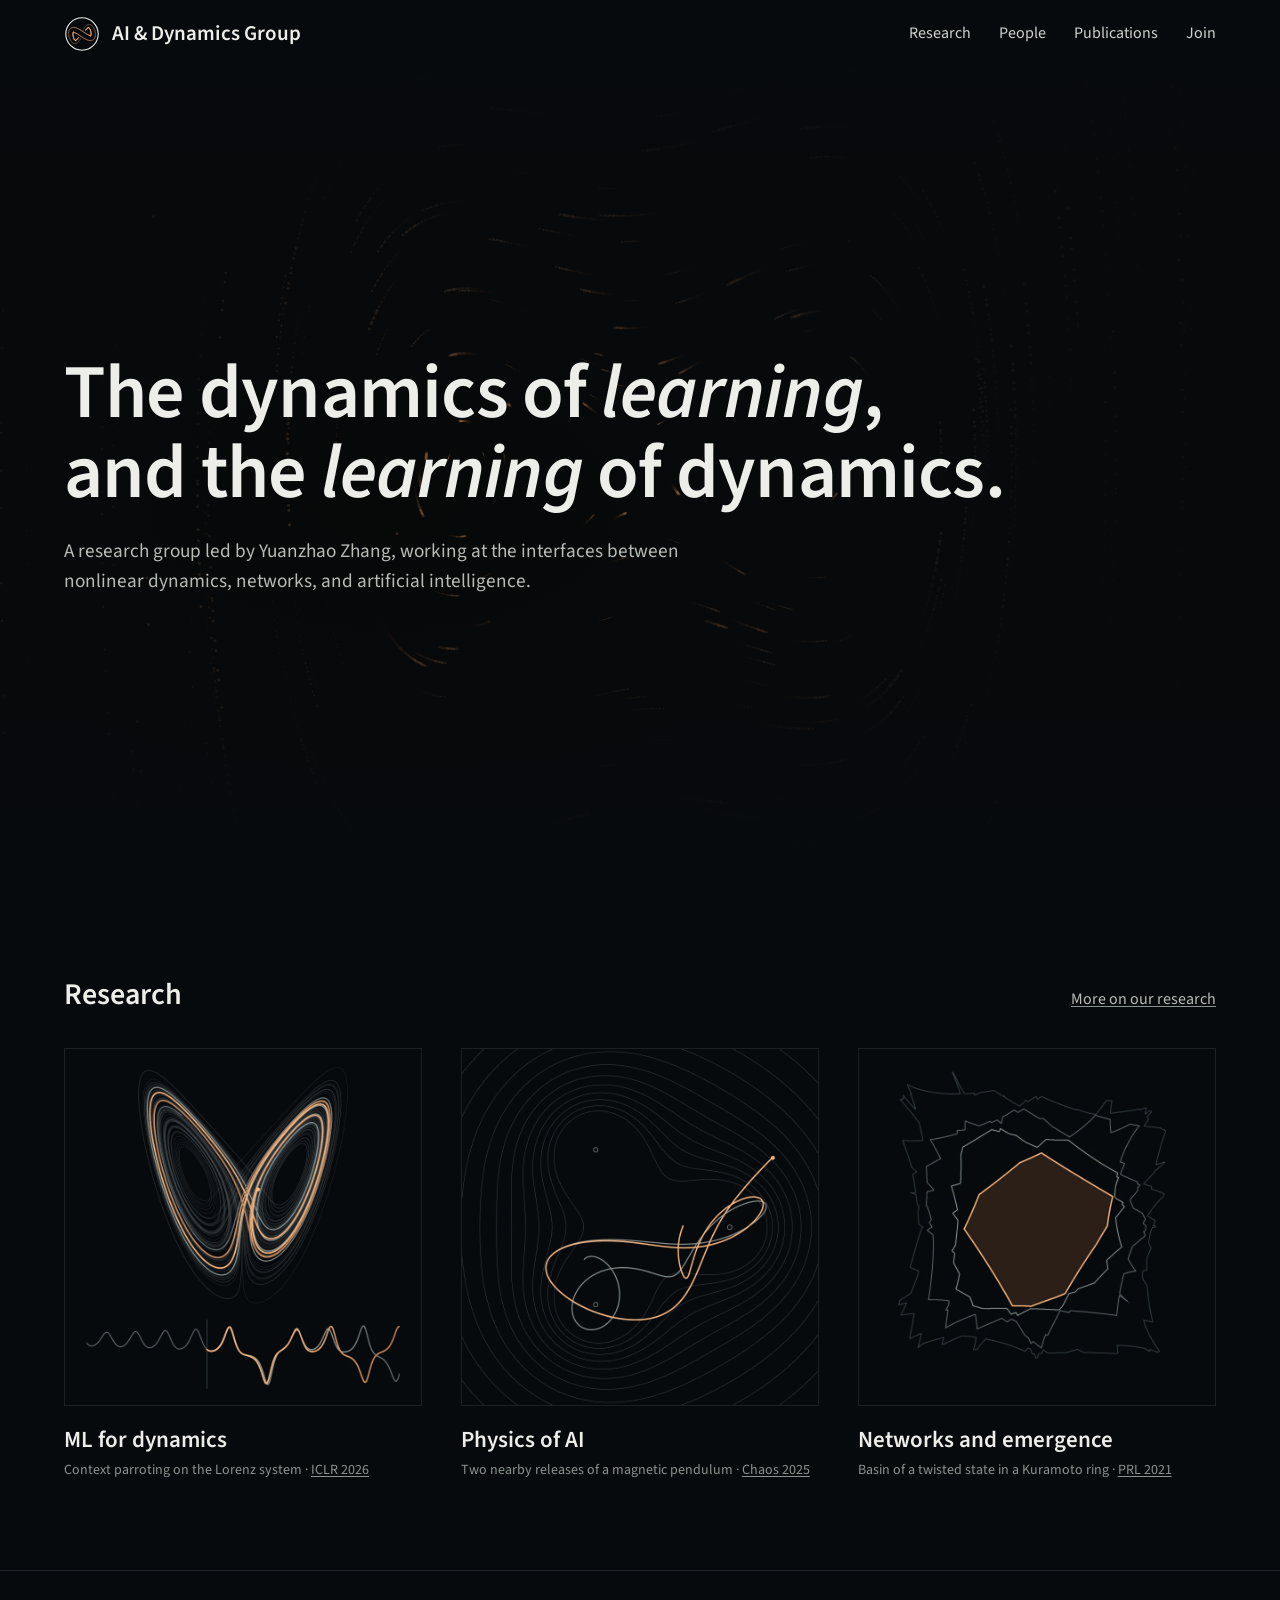
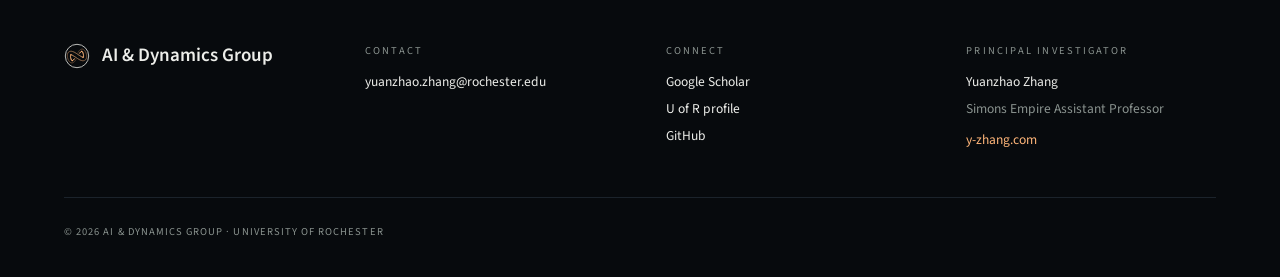
<file: index.html>
<!DOCTYPE html>
<html lang="en">
<head>
  <meta charset="UTF-8" />
  <meta name="viewport" content="width=device-width, initial-scale=1.0" />
  <title>AI &amp; Dynamics Group · University of Rochester</title>
  <meta name="description" content="A research group led by Yuanzhao Zhang at the University of Rochester, working at the interfaces between nonlinear dynamics, networks, and artificial intelligence." />
  <meta property="og:type" content="website" />
  <meta property="og:site_name" content="AI &amp; Dynamics Group" />
  <meta property="og:title" content="AI &amp; Dynamics Group · University of Rochester" />
  <meta property="og:description" content="A research group led by Yuanzhao Zhang at the University of Rochester, working at the interfaces between nonlinear dynamics, networks, and artificial intelligence." />
  <meta name="twitter:card" content="summary_large_image" />
  <meta property="og:image" content="https://lab.y-zhang.com/assets/og.png" />
  <meta property="og:image:width" content="1200" />
  <meta property="og:image:height" content="630" />
  <meta property="og:image:alt" content="AI &amp; Dynamics Group, Department of Physics and Astronomy, University of Rochester" />
  <meta name="twitter:image" content="https://lab.y-zhang.com/assets/og.png" />
  <meta name="twitter:title" content="AI &amp; Dynamics Group · University of Rochester" />
  <meta name="twitter:description" content="A research group led by Yuanzhao Zhang at the University of Rochester, working at the interfaces between nonlinear dynamics, networks, and artificial intelligence." />
  <link rel="icon" href="/favicon.ico" sizes="48x48" />
  <link rel="icon" type="image/svg+xml" href="/assets/icon.svg" />
  <link rel="apple-touch-icon" href="/assets/apple-touch-icon.png" />
  <link rel="preconnect" href="https://fonts.googleapis.com" />
  <link rel="preconnect" href="https://fonts.gstatic.com" crossorigin />
  <link href="https://fonts.googleapis.com/css2?family=Source+Sans+3:ital,wght@0,400;0,600;1,400;1,600&display=swap" rel="stylesheet" />
  <link rel="stylesheet" href="styles.css" />
  <link rel="canonical" href="https://lab.y-zhang.com/" />
  <meta property="og:url" content="https://lab.y-zhang.com/" />
  <script type="application/ld+json">
  {
    "@context": "https://schema.org",
    "@type": "ResearchOrganization",
    "name": "AI & Dynamics Group",
    "description": "A research group led by Yuanzhao Zhang at the University of Rochester, working at the interfaces between nonlinear dynamics, networks, and artificial intelligence.",
    "parentOrganization": {
      "@type": "CollegeOrUniversity",
      "name": "University of Rochester"
    },
    "address": {
      "@type": "PostalAddress",
      "addressLocality": "Rochester",
      "addressRegion": "NY",
      "addressCountry": "US"
    },
    "founder": {
      "@type": "Person",
      "name": "Yuanzhao Zhang",
      "jobTitle": "Simons Empire Assistant Professor",
      "url": "https://y-zhang.com"
    },
    "sameAs": [
      "https://github.com/y-z-zhang",
      "https://y-zhang.com",
      "https://scholar.google.com/citations?user=xueImSMAAAAJ"
    ]
  }
  </script>
</head>
<body>
  <a class="skip-link" href="#main">Skip to content</a>
  <header class="site-nav">
    <a class="brand" href="/" aria-label="AI &amp; Dynamics Group home">
      <span data-logo-mark data-size="36"></span>
      <span data-wordmark data-size="1.05">AI &amp; Dynamics Group</span>
    </a>
    <nav class="links">
      <a href="research.html">Research</a>
      <a href="people.html">People</a>
      <a href="publications.html">Publications</a>
      <!-- Hidden for now: <a href="news.html">News</a> -->
      <a href="join.html">Join</a>
    </nav>
    <button type="button" class="menu-toggle" aria-label="Menu" aria-controls="mobile-menu" aria-expanded="false">
      <span></span><span></span><span></span>
    </button>
    <div class="mobile-menu" id="mobile-menu">
      <a href="research.html">Research</a>
      <a href="people.html">People</a>
      <a href="publications.html">Publications</a>
      <!-- Hidden for now: <a href="news.html">News</a> -->
      <a href="join.html">Join</a>
    </div>
  </header>

  <main id="main" tabindex="-1">
    <section class="hero">
      <div data-flow-field aria-hidden="true" data-accent="#FFB67A" data-density="1" data-speed="0.45" data-opacity="0.5" style="position:absolute;inset:0"></div>
      <div class="vignette"></div>
      <div class="topbottom"></div>
      <div class="content">
        <h1>
          The dynamics of <i>learning</i>,<br />
          and the <i>learning</i> of dynamics.
        </h1>
        <p>A research group led by Yuanzhao Zhang, working at the interfaces between nonlinear dynamics, networks, and artificial intelligence.</p>
      </div>
    </section>

    <section class="home-research">
      <div class="section-head">
        <h2>Research</h2>
        <a class="more" href="research.html">More on our research</a>
      </div>
      <div class="theme-grid">
        <div class="theme-item">
          <a class="theme-card" href="research.html#ml-for-dynamics">
            <div class="visual">
              <img src="assets/figures/ml-for-dynamics.webp" alt="" width="800" height="800" loading="lazy" decoding="async" />
            </div>
            <div class="body">
              <h3>ML for dynamics</h3>
            </div>
          </a>
          <p class="fig-credit">Context parroting on the Lorenz system · <a href="publications.html#context-parroting-a-simple-but-tough-to-beat">ICLR 2026</a></p>
        </div>
        <div class="theme-item">
          <a class="theme-card" href="research.html#physics-of-ai">
            <div class="visual">
              <img src="assets/figures/physics-of-ai.webp" alt="" width="800" height="800" loading="lazy" decoding="async" />
            </div>
            <div class="body">
              <h3>Physics of AI</h3>
            </div>
          </a>
          <p class="fig-credit">Two nearby releases of a magnetic pendulum · <a href="publications.html#how-more-data-can-hurt-instability-and-regularization">Chaos 2025</a></p>
        </div>
        <div class="theme-item">
          <a class="theme-card" href="research.html#networks-emergence">
            <div class="visual">
              <img src="assets/figures/networks-emergence.webp" alt="" width="800" height="800" loading="lazy" decoding="async" />
            </div>
            <div class="body">
              <h3>Networks and emergence</h3>
            </div>
          </a>
          <p class="fig-credit">Basin of a twisted state in a Kuramoto ring · <a href="publications.html#basins-with-tentacles">PRL 2021</a></p>
        </div>
      </div>
    </section>
  </main>

  <footer class="site-footer">
    <div class="footer-grid">
      <div class="footer-col">
        <div class="brand-row" role="img" aria-label="AI &amp; Dynamics Group">
          <span data-logo-mark data-size="26"></span>
          <span data-wordmark data-size="0.95">AI &amp; Dynamics Group</span>
        </div>
      </div>
      <div class="footer-col">
        <div class="head">Contact</div>
        <div class="list">
          <a href="mailto:yuanzhao.zhang@rochester.edu">yuanzhao.zhang@rochester.edu</a>
        </div>
      </div>
      <div class="footer-col">
        <div class="head">Connect</div>
        <div class="list">
          <a href="https://scholar.google.com/citations?user=xueImSMAAAAJ">Google Scholar</a>
          <a href="https://www.pas.rochester.edu/people/faculty/zhang-yuanzhao/index.html">U of R profile</a>
          <a href="https://github.com/y-z-zhang">GitHub</a>
        </div>
      </div>
      <div class="footer-col">
        <div class="head">Principal Investigator</div>
        <div class="list">
          <span style="color: var(--ink)">Yuanzhao Zhang</span>
          <span>Simons Empire Assistant Professor</span>
          <a class="accent" href="https://y-zhang.com">y-zhang.com</a>
        </div>
      </div>
    </div>
    <div class="footer-copy">© 2026 AI &amp; Dynamics Group · University of Rochester</div>
  </footer>

  <script src="js/logo.js"></script>
  <script src="js/flow-bg.js"></script>
  <script src="js/site.js"></script>
  <script data-goatcounter="https://aidlab.goatcounter.com/count"
          async src="https://gc.zgo.at/count.js"></script>
</body>
</html>
</file>
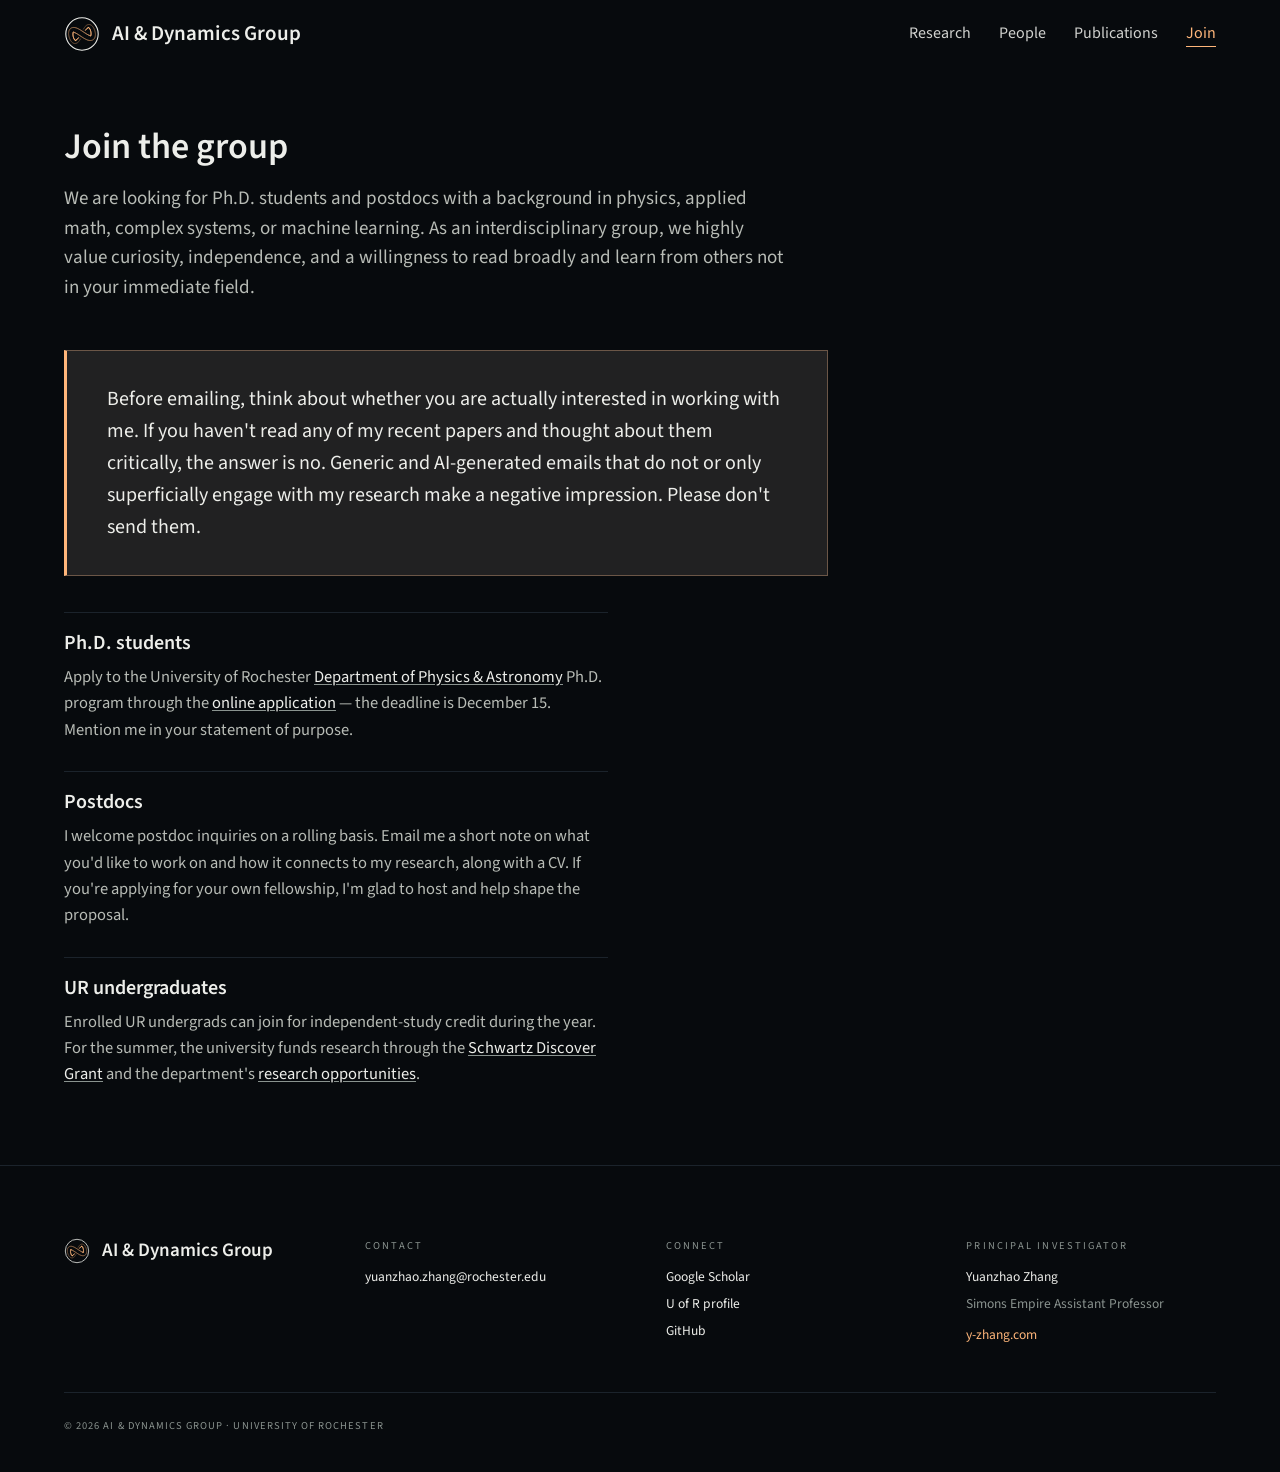
<file: join.html>
<!DOCTYPE html>
<html lang="en">
<head>
  <meta charset="UTF-8" />
  <meta name="viewport" content="width=device-width, initial-scale=1.0" />
  <title>Join · AI &amp; Dynamics Group</title>
  <meta name="description" content="How to join the AI &amp; Dynamics Group — Ph.D. admissions, postdoc positions, and undergraduate research at the University of Rochester." />
  <meta property="og:type" content="website" />
  <meta property="og:site_name" content="AI &amp; Dynamics Group" />
  <meta property="og:title" content="Join · AI &amp; Dynamics Group" />
  <meta property="og:description" content="How to join the AI &amp; Dynamics Group — Ph.D. admissions, postdoc positions, and undergraduate research at the University of Rochester." />
  <meta name="twitter:card" content="summary_large_image" />
  <meta property="og:image" content="https://lab.y-zhang.com/assets/og.png" />
  <meta property="og:image:width" content="1200" />
  <meta property="og:image:height" content="630" />
  <meta property="og:image:alt" content="AI &amp; Dynamics Group, Department of Physics and Astronomy, University of Rochester" />
  <meta name="twitter:image" content="https://lab.y-zhang.com/assets/og.png" />
  <meta name="twitter:title" content="Join · AI &amp; Dynamics Group" />
  <meta name="twitter:description" content="How to join the AI &amp; Dynamics Group — Ph.D. admissions, postdoc positions, and undergraduate research at the University of Rochester." />
  <link rel="icon" href="/favicon.ico" sizes="48x48" />
  <link rel="icon" type="image/svg+xml" href="/assets/icon.svg" />
  <link rel="apple-touch-icon" href="/assets/apple-touch-icon.png" />
  <link rel="preconnect" href="https://fonts.googleapis.com" />
  <link rel="preconnect" href="https://fonts.gstatic.com" crossorigin />
  <link href="https://fonts.googleapis.com/css2?family=Source+Sans+3:ital,wght@0,400;0,600;1,400;1,600&display=swap" rel="stylesheet" />
  <link rel="stylesheet" href="styles.css" />
  <link rel="canonical" href="https://lab.y-zhang.com/join.html" />
  <meta property="og:url" content="https://lab.y-zhang.com/join.html" />
  <noscript>
    <style>
      /* Without JS the accordion can't open — show all answers. */
      .faq-item .a { display: block !important; }
      .faq-item .plus { display: none; }
    </style>
  </noscript>
</head>
<body>
  <a class="skip-link" href="#main">Skip to content</a>
  <header class="site-nav">
    <a class="brand" href="/" aria-label="AI &amp; Dynamics Group home">
      <span data-logo-mark data-size="36"></span>
      <span data-wordmark data-size="1.05">AI &amp; Dynamics Group</span>
    </a>
    <nav class="links">
      <a href="research.html">Research</a>
      <a href="people.html">People</a>
      <a href="publications.html">Publications</a>
      <!-- Hidden for now: <a href="news.html">News</a> -->
      <a class="active" aria-current="page" href="join.html">Join</a>
    </nav>
    <button type="button" class="menu-toggle" aria-label="Menu" aria-controls="mobile-menu" aria-expanded="false">
      <span></span><span></span><span></span>
    </button>
    <div class="mobile-menu" id="mobile-menu">
      <a href="research.html">Research</a>
      <a href="people.html">People</a>
      <a href="publications.html">Publications</a>
      <!-- Hidden for now: <a href="news.html">News</a> -->
      <a class="active" aria-current="page" href="join.html">Join</a>
    </div>
  </header>

  <main id="main" tabindex="-1">
    <section class="page-header">
      <h1 class="page-title">Join the group</h1>
      <p class="subtitle">We are looking for Ph.D. students and postdocs with a background in physics, applied math, complex systems, or machine learning. As an interdisciplinary group, we highly value curiosity, independence, and a willingness to read broadly and learn from others not in your immediate field.</p>
    </section>

    <section class="join-section">
      <div class="email-note" role="note">
        <p>Before emailing, think about whether you are actually interested in working with me. If you haven't read any of my recent papers and thought about them critically, the answer is no. Generic and AI-generated emails that do not or only superficially engage with my research make a negative impression. Please don't send them.</p>
      </div>

      <div class="join-cards">
        <div class="join-card">
          <h2>Ph.D. students</h2>
          <p>Apply to the University of Rochester <a href="https://www.pas.rochester.edu/">Department of Physics &amp; Astronomy</a> Ph.D. program through the <a href="https://apply.grad.rochester.edu/register/PhysicsAstronomy">online application</a> — the deadline is December 15. Mention me in your statement of purpose.</p>
        </div>
        <div class="join-card">
          <h2>Postdocs</h2>
          <p>I welcome postdoc inquiries on a rolling basis. Email me a short note on what you'd like to work on and how it connects to my research, along with a CV. If you're applying for your own fellowship, I'm glad to host and help shape the proposal.</p>
        </div>
        <div class="join-card">
          <h2>UR undergraduates</h2>
          <p>Enrolled UR undergrads can join for independent-study credit during the year. For the summer, the university funds research through the <a href="https://www.rochester.edu/college/ugresearch/funding/discover-grant/index.html">Schwartz Discover Grant</a> and the department's <a href="https://www.pas.rochester.edu/undergraduate/research.html">research opportunities</a>.</p>
        </div>
      </div>

      <!-- Hidden for now — restore by moving out of this comment block.
      <div class="faq-block">
        <h2 class="label">FAQ</h2>
        <div class="faq-item">
          <button type="button" aria-controls="faq-a1" aria-expanded="false">
            <span class="q">What background should I have?</span>
            <span class="plus" aria-hidden="true">+</span>
          </button>
          <p class="a" id="faq-a1">Physics, applied math, computer science, or a related field. We care more about curiosity and a willingness to read across disciplines than about a specific toolkit.</p>
        </div>
        <div class="faq-item">
          <button type="button" aria-controls="faq-a2" aria-expanded="false">
            <span class="q">Do I need machine-learning experience?</span>
            <span class="plus" aria-hidden="true">+</span>
          </button>
          <p class="a" id="faq-a2">No — we will teach you what you need. Likewise, you do not need a deep dynamics background. You do need to be comfortable being uncomfortable: every project in the lab sits on at least one boundary.</p>
        </div>
        <div class="faq-item">
          <button type="button" aria-controls="faq-a3" aria-expanded="false">
            <span class="q">Should I email you before applying?</span>
            <span class="plus" aria-hidden="true">+</span>
          </button>
          <p class="a" id="faq-a3">You don't have to. If you do, keep it short and write it yourself: which of my <a href="publications.html">papers</a> connects to what you want to work on, a question it raises for you, and something you've worked on, with a link if there is one. I get many generic and AI-generated emails and don't answer them — if your email could have gone to any professor, it won't get a reply.</p>
        </div>
        <div class="faq-item">
          <button type="button" aria-controls="faq-a4" aria-expanded="false">
            <span class="q">Can I use AI to help write my email?</span>
            <span class="plus" aria-hidden="true">+</span>
          </button>
          <p class="a" id="faq-a4">Fixing grammar with a tool is fine; having it write your email is not. I want to hear how you think, not how polished you can sound — a few plain, specific sentences beat a page of generic enthusiasm.</p>
        </div>
        <div class="faq-item">
          <button type="button" aria-controls="faq-a5" aria-expanded="false">
            <span class="q">When is the deadline, and do I need the GRE?</span>
            <span class="plus" aria-hidden="true">+</span>
          </button>
          <p class="a" id="faq-a5">Applications are due December 15 for the following fall. The GRE — both the general test and the Physics subject test — is optional; the committee reads the whole application rather than leaning on scores. If the $70 application fee is a hardship, the department can offer a fee waiver.</p>
        </div>
        <div class="faq-item">
          <button type="button" aria-controls="faq-a6" aria-expanded="false">
            <span class="q">Are there funded undergraduate research positions?</span>
            <span class="plus" aria-hidden="true">+</span>
          </button>
          <p class="a" id="faq-a6">Yes, through the university. UR undergraduates can pursue summer research with funding from the <a href="https://www.rochester.edu/college/ugresearch/funding/discover-grant/index.html">Schwartz Discover Grant</a> or the department's NSF-supported <a href="https://www.pas.rochester.edu/undergraduate/reu/index.html">REU program</a>, and academic-year research can be done for pay or course credit. Reach out and we'll help you find the right route.</p>
        </div>
        <div class="faq-end" style="border-top: 1px solid var(--rule)"></div>
      </div>
      -->
    </section>
  </main>

  <footer class="site-footer">
    <div class="footer-grid">
      <div class="footer-col">
        <div class="brand-row" role="img" aria-label="AI &amp; Dynamics Group">
          <span data-logo-mark data-size="26"></span>
          <span data-wordmark data-size="0.95">AI &amp; Dynamics Group</span>
        </div>
      </div>
      <div class="footer-col">
        <div class="head">Contact</div>
        <div class="list">
          <a href="mailto:yuanzhao.zhang@rochester.edu">yuanzhao.zhang@rochester.edu</a>
        </div>
      </div>
      <div class="footer-col">
        <div class="head">Connect</div>
        <div class="list">
          <a href="https://scholar.google.com/citations?user=xueImSMAAAAJ">Google Scholar</a>
          <a href="https://www.pas.rochester.edu/people/faculty/zhang-yuanzhao/index.html">U of R profile</a>
          <a href="https://github.com/y-z-zhang">GitHub</a>
        </div>
      </div>
      <div class="footer-col">
        <div class="head">Principal Investigator</div>
        <div class="list">
          <span style="color: var(--ink)">Yuanzhao Zhang</span>
          <span>Simons Empire Assistant Professor</span>
          <a class="accent" href="https://y-zhang.com">y-zhang.com</a>
        </div>
      </div>
    </div>
    <div class="footer-copy">© 2026 AI &amp; Dynamics Group · University of Rochester</div>
  </footer>

  <script src="js/logo.js"></script>
  <script src="js/site.js"></script>
  <script data-goatcounter="https://aidlab.goatcounter.com/count"
          async src="https://gc.zgo.at/count.js"></script>
</body>
</html>
</file>
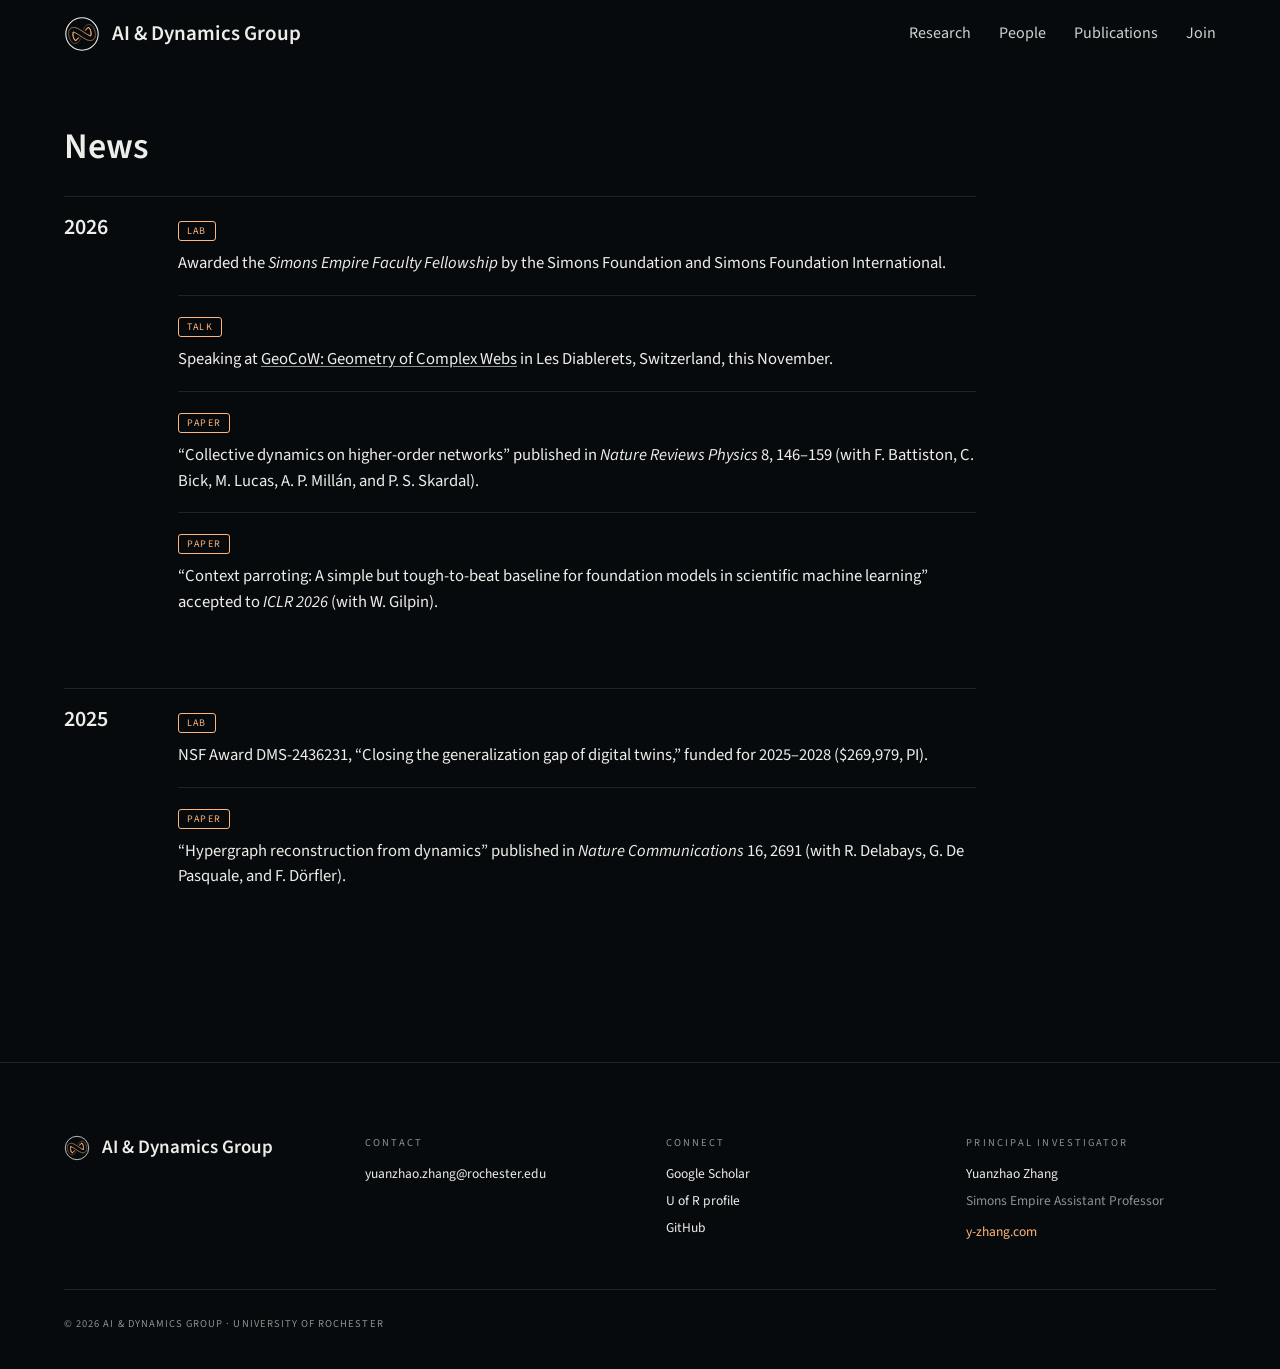
<file: news.html>
<!DOCTYPE html>
<html lang="en">
<head>
  <meta charset="UTF-8" />
  <meta name="viewport" content="width=device-width, initial-scale=1.0" />
  <title>News · AI &amp; Dynamics Group</title>
  <meta name="description" content="Recent news from the AI &amp; Dynamics Group — papers, talks, and awards." />
  <meta property="og:type" content="website" />
  <meta property="og:site_name" content="AI &amp; Dynamics Group" />
  <meta property="og:title" content="News · AI &amp; Dynamics Group" />
  <meta property="og:description" content="Recent news from the AI &amp; Dynamics Group — papers, talks, and awards." />
  <meta name="twitter:card" content="summary_large_image" />
  <meta property="og:image" content="https://lab.y-zhang.com/assets/og.png" />
  <meta property="og:image:width" content="1200" />
  <meta property="og:image:height" content="630" />
  <meta property="og:image:alt" content="AI &amp; Dynamics Group, Department of Physics and Astronomy, University of Rochester" />
  <meta name="twitter:image" content="https://lab.y-zhang.com/assets/og.png" />
  <meta name="twitter:title" content="News · AI &amp; Dynamics Group" />
  <meta name="twitter:description" content="Recent news from the AI &amp; Dynamics Group — papers, talks, and awards." />
  <link rel="icon" href="/favicon.ico" sizes="48x48" />
  <link rel="icon" type="image/svg+xml" href="/assets/icon.svg" />
  <link rel="apple-touch-icon" href="/assets/apple-touch-icon.png" />
  <link rel="preconnect" href="https://fonts.googleapis.com" />
  <link rel="preconnect" href="https://fonts.gstatic.com" crossorigin />
  <link href="https://fonts.googleapis.com/css2?family=Source+Sans+3:ital,wght@0,400;0,600;1,400;1,600&display=swap" rel="stylesheet" />
  <link rel="stylesheet" href="styles.css" />
  <link rel="canonical" href="https://lab.y-zhang.com/news.html" />
  <meta property="og:url" content="https://lab.y-zhang.com/news.html" />
</head>
<body>
  <a class="skip-link" href="#main">Skip to content</a>
  <header class="site-nav">
    <a class="brand" href="/" aria-label="AI &amp; Dynamics Group home">
      <span data-logo-mark data-size="36"></span>
      <span data-wordmark data-size="1.05">AI &amp; Dynamics Group</span>
    </a>
    <nav class="links">
      <a href="research.html">Research</a>
      <a href="people.html">People</a>
      <a href="publications.html">Publications</a>
      <!-- Hidden for now: <a class="active" aria-current="page" href="news.html">News</a> -->
      <a href="join.html">Join</a>
    </nav>
    <button type="button" class="menu-toggle" aria-label="Menu" aria-controls="mobile-menu" aria-expanded="false">
      <span></span><span></span><span></span>
    </button>
    <div class="mobile-menu" id="mobile-menu">
      <a href="research.html">Research</a>
      <a href="people.html">People</a>
      <a href="publications.html">Publications</a>
      <!-- Hidden for now: <a class="active" aria-current="page" href="news.html">News</a> -->
      <a href="join.html">Join</a>
    </div>
  </header>

  <main id="main" tabindex="-1">
    <h1 class="page-title">News</h1>
    <div class="news-by-year">
      <section class="news-year">
        <h2 class="year-label">2026</h2>
        <ul class="news-items">
          <!-- Hidden for now — restore by moving out of this comment block.
          <li>
            <div class="tag lab">lab</div>
            <p class="body">Yuanzhao joins the University of Rochester as a Simons Empire Assistant Professor in the Department of Physics &amp; Astronomy.</p>
          </li>
          -->
          <li>
            <div class="tag lab">lab</div>
            <p class="body">Awarded the <em>Simons Empire Faculty Fellowship</em> by the Simons Foundation and Simons Foundation International.</p>
          </li>
          <li>
            <div class="tag talk">talk</div>
            <p class="body">Speaking at <a href="https://indico.global/event/9673/">GeoCoW: Geometry of Complex Webs</a> in Les Diablerets, Switzerland, this November.</p>
          </li>
          <li>
            <div class="tag paper">paper</div>
            <p class="body">“Collective dynamics on higher-order networks” published in <em>Nature Reviews Physics</em> 8, 146–159 (with F. Battiston, C. Bick, M. Lucas, A. P. Millán, and P. S. Skardal).</p>
          </li>
          <li>
            <div class="tag paper">paper</div>
            <p class="body">“Context parroting: A simple but tough-to-beat baseline for foundation models in scientific machine learning” accepted to <em>ICLR 2026</em> (with W. Gilpin).</p>
          </li>
        </ul>
      </section>

      <section class="news-year">
        <h2 class="year-label">2025</h2>
        <ul class="news-items">
          <li>
            <div class="tag lab">lab</div>
            <p class="body">NSF Award DMS-2436231, “Closing the generalization gap of digital twins,” funded for 2025–2028 ($269,979, PI).</p>
          </li>
          <li>
            <div class="tag paper">paper</div>
            <p class="body">“Hypergraph reconstruction from dynamics” published in <em>Nature Communications</em> 16, 2691 (with R. Delabays, G. De Pasquale, and F. Dörfler).</p>
          </li>
        </ul>
      </section>
    </div>
  </main>

  <footer class="site-footer">
    <div class="footer-grid">
      <div class="footer-col">
        <div class="brand-row" role="img" aria-label="AI &amp; Dynamics Group">
          <span data-logo-mark data-size="26"></span>
          <span data-wordmark data-size="0.95">AI &amp; Dynamics Group</span>
        </div>
      </div>
      <div class="footer-col">
        <div class="head">Contact</div>
        <div class="list">
          <a href="mailto:yuanzhao.zhang@rochester.edu">yuanzhao.zhang@rochester.edu</a>
        </div>
      </div>
      <div class="footer-col">
        <div class="head">Connect</div>
        <div class="list">
          <a href="https://scholar.google.com/citations?user=xueImSMAAAAJ">Google Scholar</a>
          <a href="https://www.pas.rochester.edu/people/faculty/zhang-yuanzhao/index.html">U of R profile</a>
          <a href="https://github.com/y-z-zhang">GitHub</a>
        </div>
      </div>
      <div class="footer-col">
        <div class="head">Principal Investigator</div>
        <div class="list">
          <span style="color: var(--ink)">Yuanzhao Zhang</span>
          <span>Simons Empire Assistant Professor</span>
          <a class="accent" href="https://y-zhang.com">y-zhang.com</a>
        </div>
      </div>
    </div>
    <div class="footer-copy">© 2026 AI &amp; Dynamics Group · University of Rochester</div>
  </footer>

  <script src="js/logo.js"></script>
  <script src="js/site.js"></script>
  <script data-goatcounter="https://aidlab.goatcounter.com/count"
          async src="https://gc.zgo.at/count.js"></script>
</body>
</html>
</file>
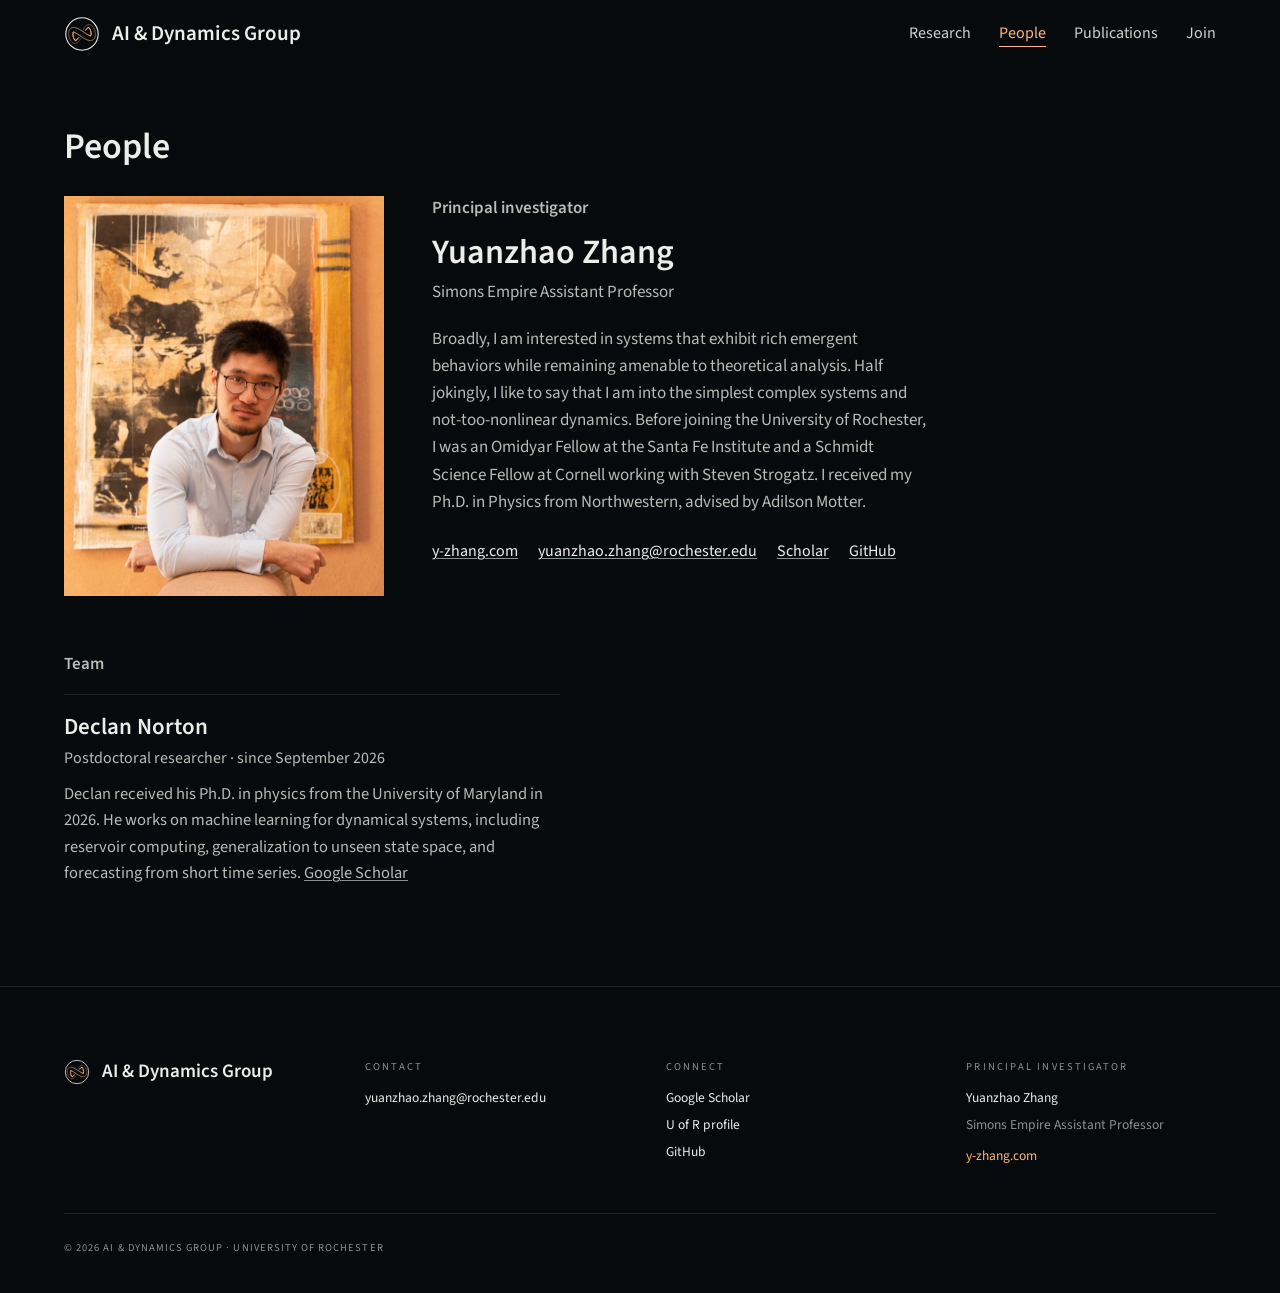
<file: people.html>
<!DOCTYPE html>
<html lang="en">
<head>
  <meta charset="UTF-8" />
  <meta name="viewport" content="width=device-width, initial-scale=1.0" />
  <title>People · AI &amp; Dynamics Group</title>
  <meta name="description" content="The AI &amp; Dynamics Group is led by Yuanzhao Zhang, Simons Empire Assistant Professor at the University of Rochester." />
  <meta property="og:type" content="website" />
  <meta property="og:site_name" content="AI &amp; Dynamics Group" />
  <meta property="og:title" content="People · AI &amp; Dynamics Group" />
  <meta property="og:description" content="The AI &amp; Dynamics Group is led by Yuanzhao Zhang, Simons Empire Assistant Professor at the University of Rochester." />
  <meta name="twitter:card" content="summary_large_image" />
  <meta property="og:image" content="https://lab.y-zhang.com/assets/og.png" />
  <meta property="og:image:width" content="1200" />
  <meta property="og:image:height" content="630" />
  <meta property="og:image:alt" content="AI &amp; Dynamics Group, Department of Physics and Astronomy, University of Rochester" />
  <meta name="twitter:image" content="https://lab.y-zhang.com/assets/og.png" />
  <meta name="twitter:title" content="People · AI &amp; Dynamics Group" />
  <meta name="twitter:description" content="The AI &amp; Dynamics Group is led by Yuanzhao Zhang, Simons Empire Assistant Professor at the University of Rochester." />
  <link rel="icon" href="/favicon.ico" sizes="48x48" />
  <link rel="icon" type="image/svg+xml" href="/assets/icon.svg" />
  <link rel="apple-touch-icon" href="/assets/apple-touch-icon.png" />
  <link rel="preconnect" href="https://fonts.googleapis.com" />
  <link rel="preconnect" href="https://fonts.gstatic.com" crossorigin />
  <link href="https://fonts.googleapis.com/css2?family=Source+Sans+3:ital,wght@0,400;0,600;1,400;1,600&display=swap" rel="stylesheet" />
  <link rel="stylesheet" href="styles.css" />
  <link rel="canonical" href="https://lab.y-zhang.com/people.html" />
  <meta property="og:url" content="https://lab.y-zhang.com/people.html" />
  <script type="application/ld+json">
  {
    "@context": "https://schema.org",
    "@type": "Person",
    "name": "Yuanzhao Zhang",
    "jobTitle": "Simons Empire Assistant Professor",
    "worksFor": {
      "@type": "CollegeOrUniversity",
      "name": "University of Rochester",
      "department": "Department of Physics & Astronomy"
    },
    "alumniOf": [
      { "@type": "CollegeOrUniversity", "name": "Northwestern University" },
      { "@type": "CollegeOrUniversity", "name": "Zhejiang University" }
    ],
    "url": "https://y-zhang.com",
    "email": "yuanzhao.zhang@rochester.edu",
    "image": "https://lab.y-zhang.com/assets/yuanzhao.jpg",
    "sameAs": [
      "https://github.com/y-z-zhang",
      "https://y-zhang.com",
      "https://scholar.google.com/citations?user=xueImSMAAAAJ"
    ],
    "knowsAbout": [
      "Nonlinear dynamics",
      "Complex systems",
      "Networks",
      "Physics of AI",
      "AI for science"
    ]
  }
  </script>
</head>
<body>
  <a class="skip-link" href="#main">Skip to content</a>
  <header class="site-nav">
    <a class="brand" href="/" aria-label="AI &amp; Dynamics Group home">
      <span data-logo-mark data-size="36"></span>
      <span data-wordmark data-size="1.05">AI &amp; Dynamics Group</span>
    </a>
    <nav class="links">
      <a href="research.html">Research</a>
      <a class="active" aria-current="page" href="people.html">People</a>
      <a href="publications.html">Publications</a>
      <!-- Hidden for now: <a href="news.html">News</a> -->
      <a href="join.html">Join</a>
    </nav>
    <button type="button" class="menu-toggle" aria-label="Menu" aria-controls="mobile-menu" aria-expanded="false">
      <span></span><span></span><span></span>
    </button>
    <div class="mobile-menu" id="mobile-menu">
      <a href="research.html">Research</a>
      <a class="active" aria-current="page" href="people.html">People</a>
      <a href="publications.html">Publications</a>
      <!-- Hidden for now: <a href="news.html">News</a> -->
      <a href="join.html">Join</a>
    </div>
  </header>

  <main id="main" tabindex="-1">
    <h1 class="page-title">People</h1>
    <section class="people-section">
      <div class="pi-card">
        <div>
          <div class="portrait">
            <img src="assets/yuanzhao.jpg" alt="Yuanzhao Zhang" fetchpriority="high" />
          </div>
        </div>
        <div>
          <p class="kicker" style="margin-bottom: 14px">Principal investigator</p>
          <h2>Yuanzhao Zhang</h2>
          <div class="pi-title">Simons Empire Assistant Professor</div>
          <p class="bio">Broadly, I am interested in systems that exhibit rich emergent behaviors while remaining amenable to theoretical analysis. Half jokingly, I like to say that I am into the simplest complex systems and not-too-nonlinear dynamics. Before joining the University of Rochester, I was an Omidyar Fellow at the Santa Fe Institute and a Schmidt Science Fellow at Cornell working with Steven Strogatz. I received my Ph.D. in Physics from Northwestern, advised by Adilson Motter.</p>
          <div class="pi-links">
            <a href="https://y-zhang.com">y-zhang.com</a>
            <a href="mailto:yuanzhao.zhang@rochester.edu">yuanzhao.zhang@rochester.edu</a>
            <a href="https://scholar.google.com/citations?user=xueImSMAAAAJ">Scholar</a>
            <a href="https://github.com/y-z-zhang">GitHub</a>
          </div>
        </div>
      </div>

      <div class="members-block">
        <h2 class="kicker" style="margin-bottom: 18px">Team</h2>
        <div class="member-card">
          <h3>Declan Norton</h3>
          <div class="member-role">Postdoctoral researcher · since September 2026</div>
          <p>Declan received his Ph.D. in physics from the University of Maryland in 2026. He works on machine learning for dynamical systems, including reservoir computing, generalization to unseen state space, and forecasting from short time series. <a href="https://scholar.google.com/citations?user=haB4rDMAAAAJ">Google Scholar</a></p>
        </div>
      </div>

      <!-- Hidden for now — restore by moving out of this comment block.
      <div class="members-block">
        <h2 class="kicker" style="margin-bottom: 18px">Students</h2>
        <div class="member-card">
          <h3>Emmie Fitz-Gibbon</h3>
          <div class="member-role">Undergraduate researcher · Brown University</div>
          <p>Working on sparsification of nonlinear dynamical networks.</p>
        </div>
      </div>
      -->

    </section>
  </main>

  <footer class="site-footer">
    <div class="footer-grid">
      <div class="footer-col">
        <div class="brand-row" role="img" aria-label="AI &amp; Dynamics Group">
          <span data-logo-mark data-size="26"></span>
          <span data-wordmark data-size="0.95">AI &amp; Dynamics Group</span>
        </div>
      </div>
      <div class="footer-col">
        <div class="head">Contact</div>
        <div class="list">
          <a href="mailto:yuanzhao.zhang@rochester.edu">yuanzhao.zhang@rochester.edu</a>
        </div>
      </div>
      <div class="footer-col">
        <div class="head">Connect</div>
        <div class="list">
          <a href="https://scholar.google.com/citations?user=xueImSMAAAAJ">Google Scholar</a>
          <a href="https://www.pas.rochester.edu/people/faculty/zhang-yuanzhao/index.html">U of R profile</a>
          <a href="https://github.com/y-z-zhang">GitHub</a>
        </div>
      </div>
      <div class="footer-col">
        <div class="head">Principal Investigator</div>
        <div class="list">
          <span style="color: var(--ink)">Yuanzhao Zhang</span>
          <span>Simons Empire Assistant Professor</span>
          <a class="accent" href="https://y-zhang.com">y-zhang.com</a>
        </div>
      </div>
    </div>
    <div class="footer-copy">© 2026 AI &amp; Dynamics Group · University of Rochester</div>
  </footer>

  <script src="js/logo.js"></script>
  <script src="js/site.js"></script>
  <script data-goatcounter="https://aidlab.goatcounter.com/count"
          async src="https://gc.zgo.at/count.js"></script>
</body>
</html>
</file>
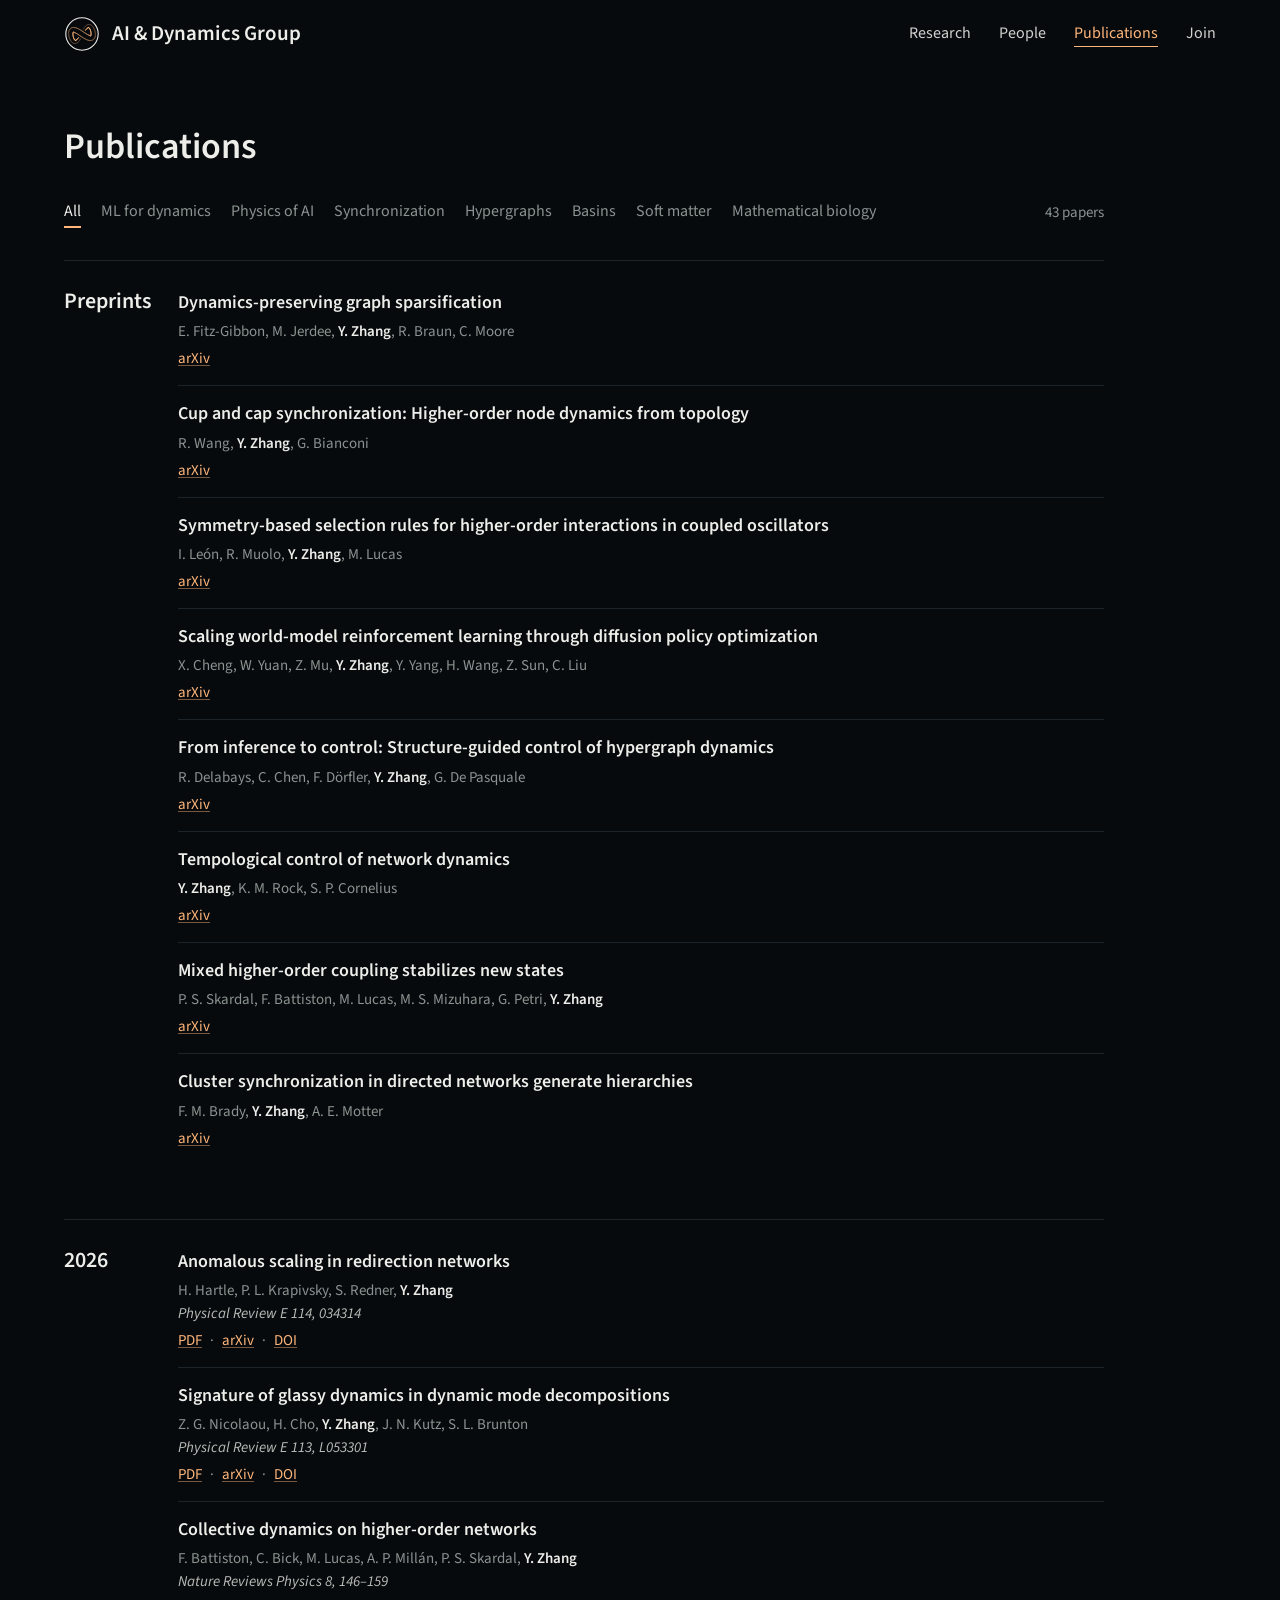
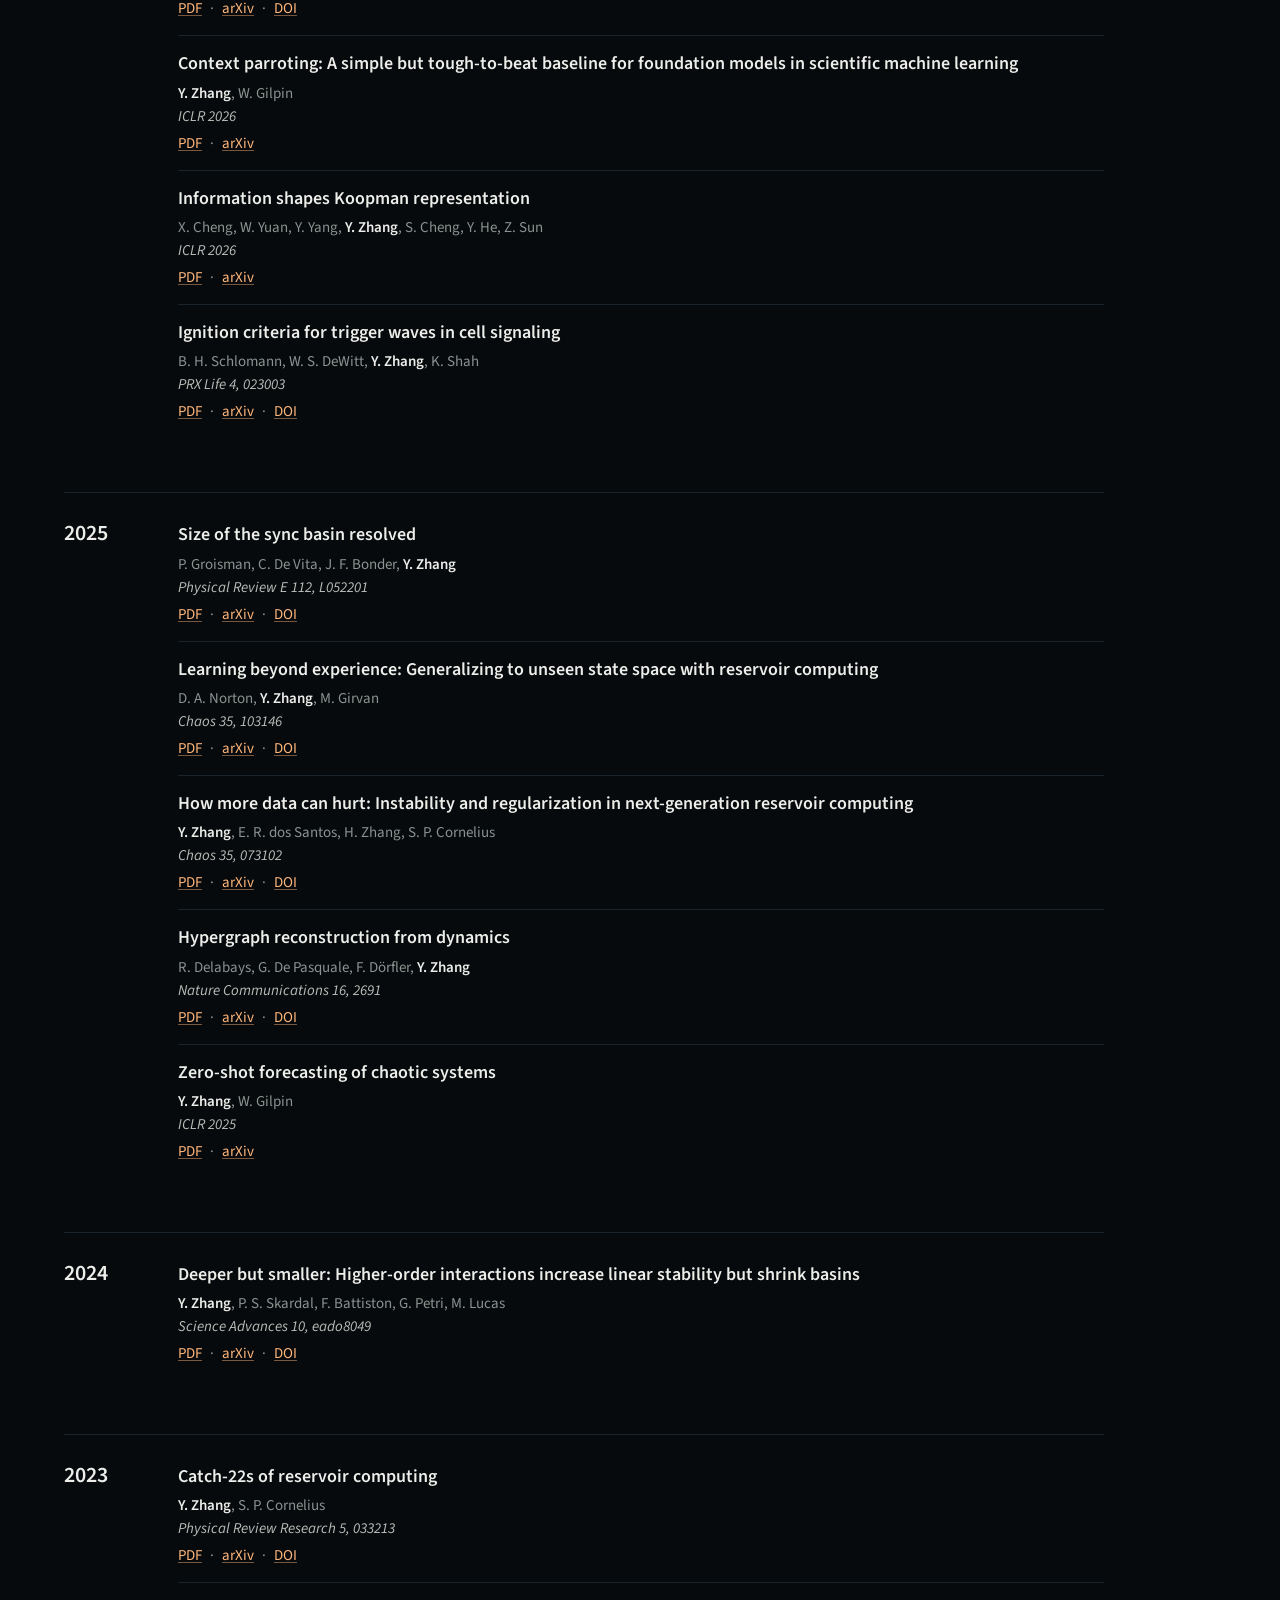
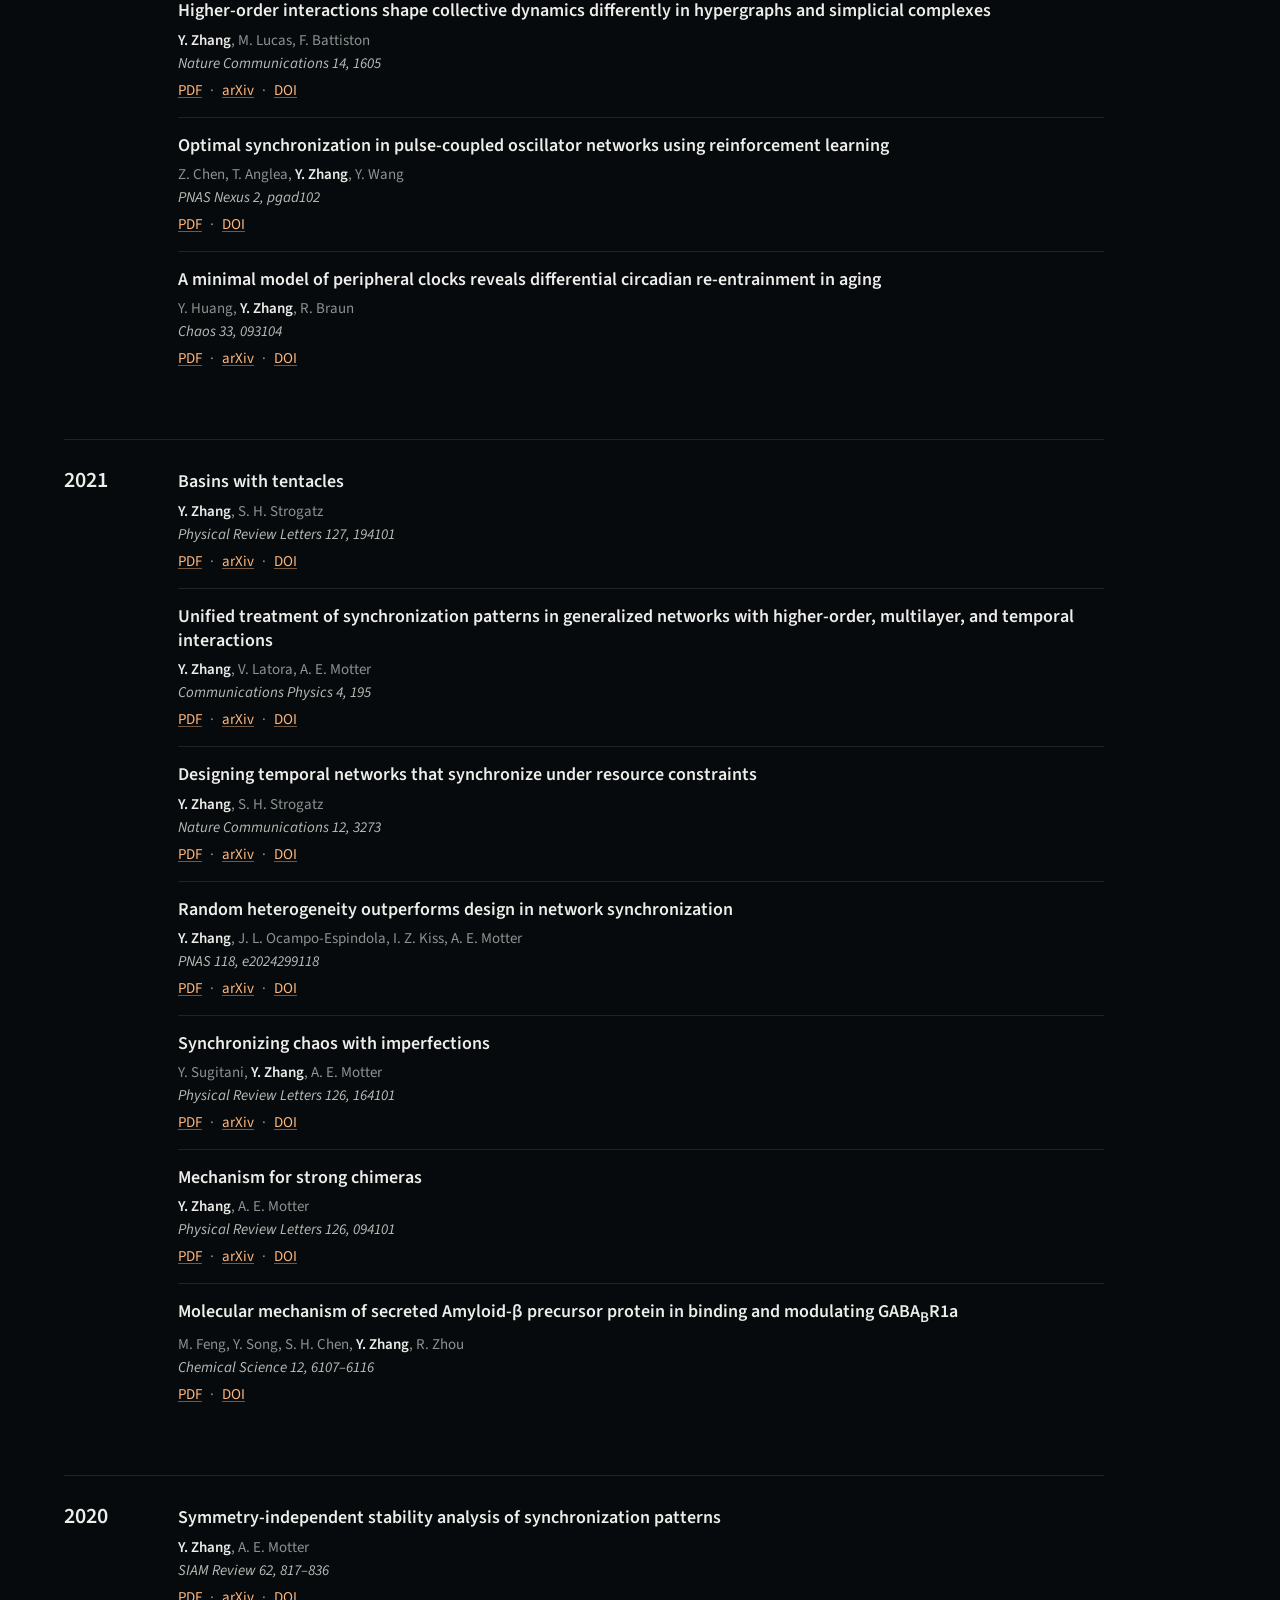
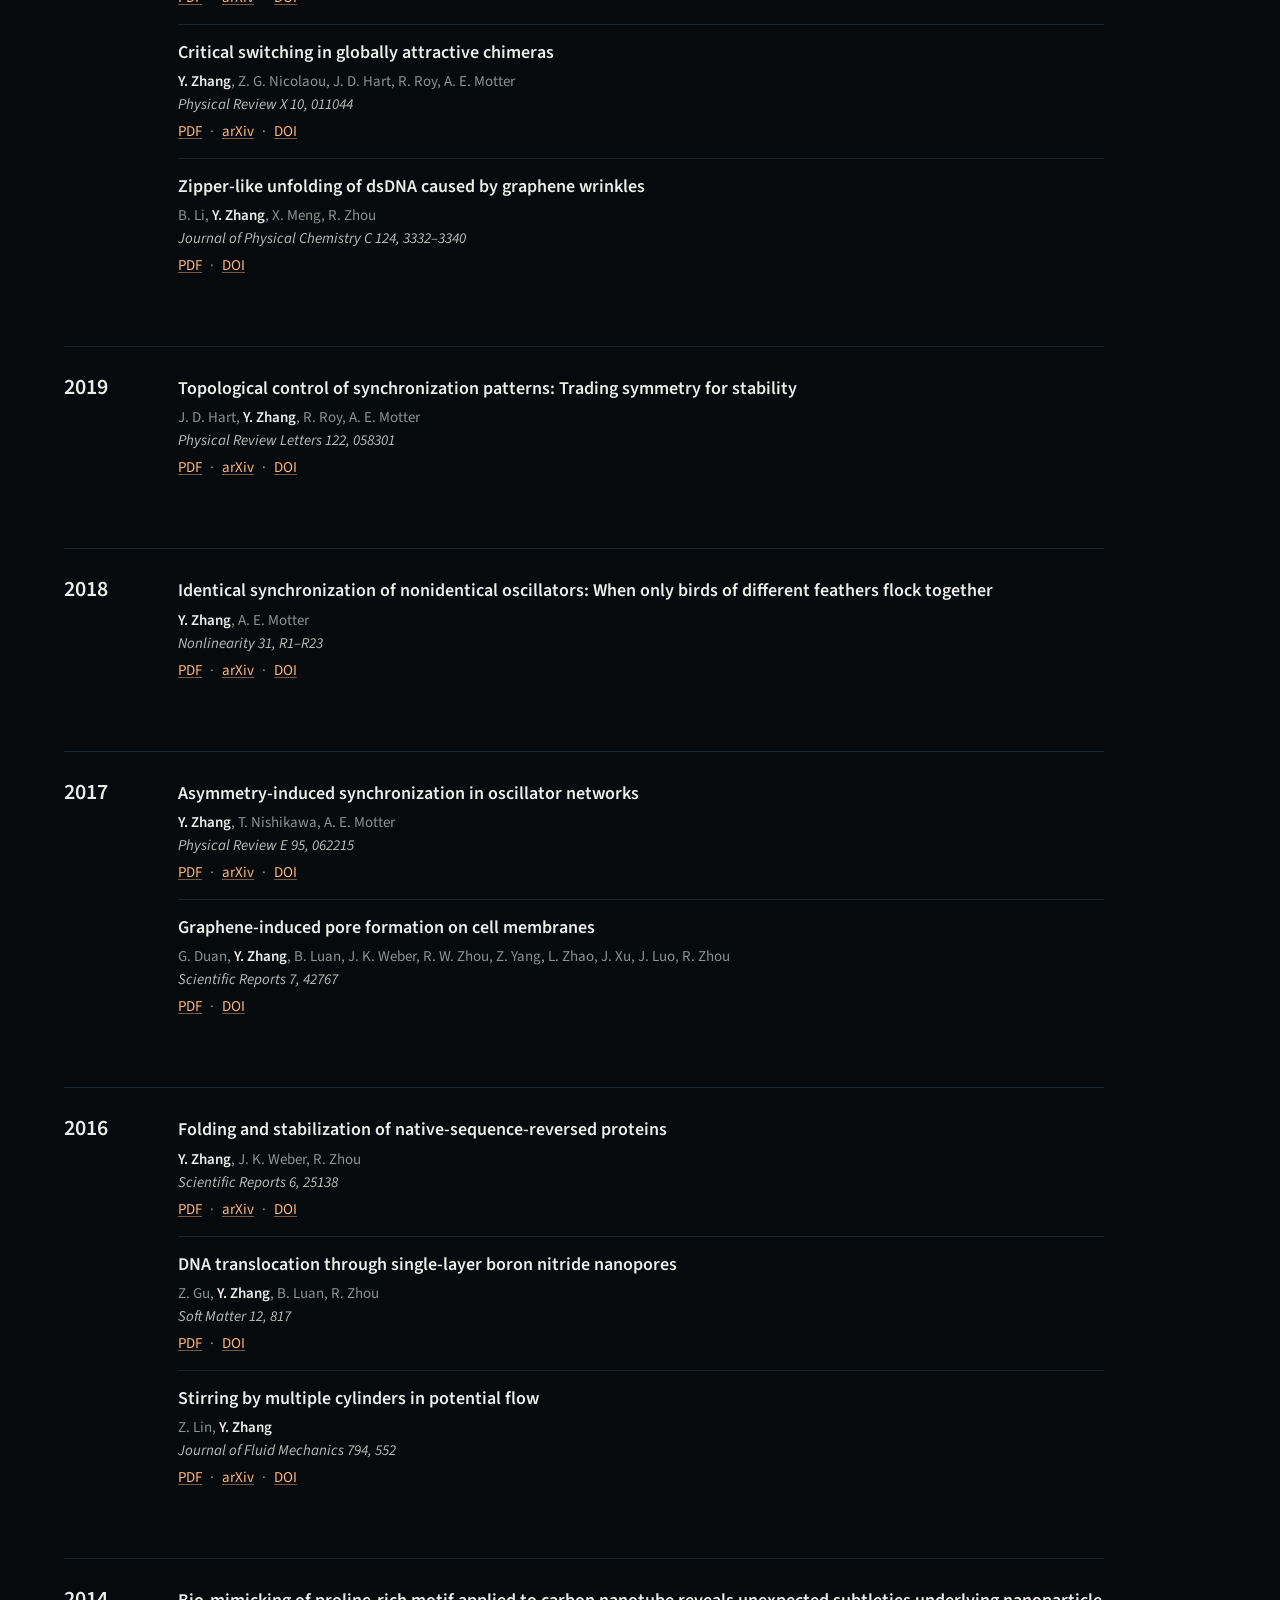
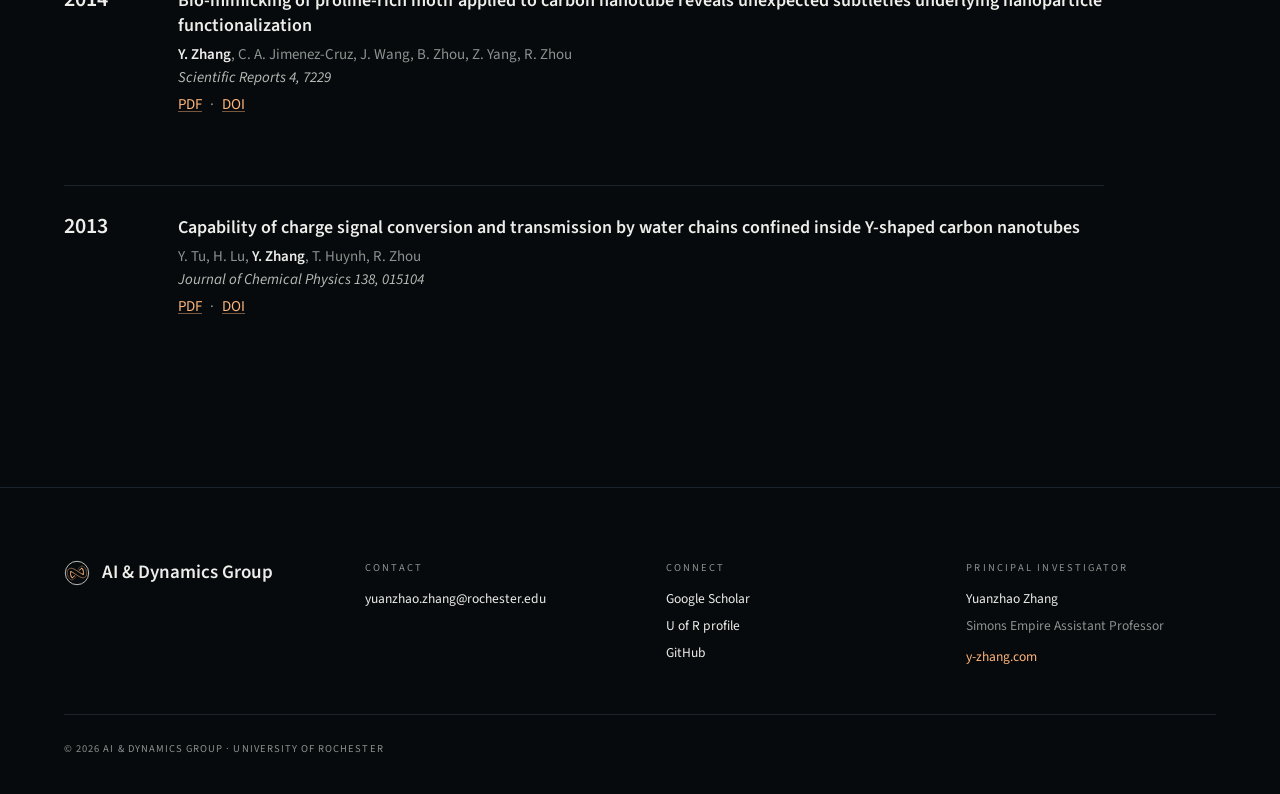
<file: publications.html>
<!DOCTYPE html>
<html lang="en">
<head>
  <meta charset="UTF-8" />
  <meta name="viewport" content="width=device-width, initial-scale=1.0" />
  <title>Publications · AI &amp; Dynamics Group</title>
  <meta name="description" content="Publications from the AI &amp; Dynamics Group — papers across nonlinear dynamics, machine learning for science, networks, and biophysics." />
  <meta property="og:type" content="website" />
  <meta property="og:site_name" content="AI &amp; Dynamics Group" />
  <meta property="og:title" content="Publications · AI &amp; Dynamics Group" />
  <meta property="og:description" content="Publications from the AI &amp; Dynamics Group — papers across nonlinear dynamics, machine learning for science, networks, and biophysics." />
  <meta name="twitter:card" content="summary_large_image" />
  <meta property="og:image" content="https://lab.y-zhang.com/assets/og.png" />
  <meta property="og:image:width" content="1200" />
  <meta property="og:image:height" content="630" />
  <meta property="og:image:alt" content="AI &amp; Dynamics Group, Department of Physics and Astronomy, University of Rochester" />
  <meta name="twitter:image" content="https://lab.y-zhang.com/assets/og.png" />
  <meta name="twitter:title" content="Publications · AI &amp; Dynamics Group" />
  <meta name="twitter:description" content="Publications from the AI &amp; Dynamics Group — papers across nonlinear dynamics, machine learning for science, networks, and biophysics." />
  <link rel="icon" href="/favicon.ico" sizes="48x48" />
  <link rel="icon" type="image/svg+xml" href="/assets/icon.svg" />
  <link rel="apple-touch-icon" href="/assets/apple-touch-icon.png" />
  <link rel="preconnect" href="https://fonts.googleapis.com" />
  <link rel="preconnect" href="https://fonts.gstatic.com" crossorigin />
  <link href="https://fonts.googleapis.com/css2?family=Source+Sans+3:ital,wght@0,400;0,600;1,400;1,600&display=swap" rel="stylesheet" />
  <link rel="stylesheet" href="styles.css" />
  <link rel="canonical" href="https://lab.y-zhang.com/publications.html" />
  <meta property="og:url" content="https://lab.y-zhang.com/publications.html" />
</head>
<body>
  <a class="skip-link" href="#main">Skip to content</a>
  <header class="site-nav">
    <a class="brand" href="/" aria-label="AI &amp; Dynamics Group home">
      <span data-logo-mark data-size="36"></span>
      <span data-wordmark data-size="1.05">AI &amp; Dynamics Group</span>
    </a>
    <nav class="links">
      <a href="research.html">Research</a>
      <a href="people.html">People</a>
      <a class="active" aria-current="page" href="publications.html">Publications</a>
      <!-- Hidden for now: <a href="news.html">News</a> -->
      <a href="join.html">Join</a>
    </nav>
    <button type="button" class="menu-toggle" aria-label="Menu" aria-controls="mobile-menu" aria-expanded="false">
      <span></span><span></span><span></span>
    </button>
    <div class="mobile-menu" id="mobile-menu">
      <a href="research.html">Research</a>
      <a href="people.html">People</a>
      <a class="active" aria-current="page" href="publications.html">Publications</a>
      <!-- Hidden for now: <a href="news.html">News</a> -->
      <a href="join.html">Join</a>
    </div>
  </header>

  <main id="main" tabindex="-1">
    <h1 class="page-title">Publications</h1>
    <section class="pubs-section">
      <div class="pubs-filter" role="group" aria-label="Filter publications by topic">
        <button type="button" class="active" aria-pressed="true" data-tag="all">All</button>
        <button type="button" aria-pressed="false" data-tag="ml-dyn">ML for dynamics</button>
        <button type="button" aria-pressed="false" data-tag="physics-of-ai">Physics of AI</button>
        <button type="button" aria-pressed="false" data-tag="sync">Synchronization</button>
        <button type="button" aria-pressed="false" data-tag="hypergraphs">Hypergraphs</button>
        <button type="button" aria-pressed="false" data-tag="basins">Basins</button>
        <button type="button" aria-pressed="false" data-tag="soft-matter">Soft matter</button>
        <button type="button" aria-pressed="false" data-tag="math-bio">Mathematical biology</button>
        <span class="count" aria-live="polite">43 papers</span>
      </div>

      <div class="pubs-year" id="preprints" data-year="preprints">
        <div class="row">
          <h2 class="year-label">Preprints</h2>
          <div>
            <div class="pub-entry" id="dynamics-preserving-graph-sparsification" data-tags="sync" data-visible="1">
              <div>
                <h3>Dynamics-preserving graph sparsification</h3>
                <div class="authors">E. Fitz-Gibbon, M. Jerdee, <strong>Y. Zhang</strong>, R. Braun, C. Moore</div>
              </div>
              <div class="actions">
                <a class="pub-link-ghost" href="https://arxiv.org/abs/2611.23176">arXiv</a>
              </div>
            </div>
            <div class="pub-entry" id="cup-and-cap-synchronization-higher-order-node-dynamics" data-tags="sync,hypergraphs" data-visible="1">
              <div>
                <h3>Cup and cap synchronization: Higher-order node dynamics from topology</h3>
                <div class="authors">R. Wang, <strong>Y. Zhang</strong>, G. Bianconi</div>
              </div>
              <div class="actions">
                <a class="pub-link-ghost" href="https://arxiv.org/abs/2611.16979">arXiv</a>
              </div>
            </div>
            <div class="pub-entry" id="symmetry-based-selection-rules-for-higher-order-interactions" data-tags="sync,hypergraphs" data-visible="1">
              <div>
                <h3>Symmetry-based selection rules for higher-order interactions in coupled oscillators</h3>
                <div class="authors">I. León, R. Muolo, <strong>Y. Zhang</strong>, M. Lucas</div>
              </div>
              <div class="actions">
                <a class="pub-link-ghost" href="https://arxiv.org/abs/2606.04904">arXiv</a>
              </div>
            </div>
            <div class="pub-entry" id="scaling-world-model-reinforcement-learning-through-diffusion-policy" data-tags="ml-dyn" data-visible="1">
              <div>
                <h3>Scaling world-model reinforcement learning through diffusion policy optimization</h3>
                <div class="authors">X. Cheng, W. Yuan, Z. Mu, <strong>Y. Zhang</strong>, Y. Yang, H. Wang, Z. Sun, C. Liu</div>
              </div>
              <div class="actions">
                <a class="pub-link-ghost" href="https://arxiv.org/abs/2605.26282">arXiv</a>
              </div>
            </div>
            <div class="pub-entry" id="from-inference-to-control-structure-guided-control-of" data-tags="ml-dyn,hypergraphs" data-visible="1">
              <div>
                <h3>From inference to control: Structure-guided control of hypergraph dynamics</h3>
                <div class="authors">R. Delabays, C. Chen, F. Dörfler, <strong>Y. Zhang</strong>, G. De Pasquale</div>
              </div>
              <div class="actions">
                <a class="pub-link-ghost" href="https://arxiv.org/abs/2511.08647">arXiv</a>
              </div>
            </div>
            <div class="pub-entry" id="tempological-control-of-network-dynamics" data-tags="sync" data-visible="1">
              <div>
                <h3>Tempological control of network dynamics</h3>
                <div class="authors"><strong>Y. Zhang</strong>, K. M. Rock, S. P. Cornelius</div>
              </div>
              <div class="actions">
                <a class="pub-link-ghost" href="https://arxiv.org/abs/2510.10926">arXiv</a>
              </div>
            </div>
            <div class="pub-entry" id="mixed-higher-order-coupling-stabilizes-new-states" data-tags="sync,hypergraphs" data-visible="1">
              <div>
                <h3>Mixed higher-order coupling stabilizes new states</h3>
                <div class="authors">P. S. Skardal, F. Battiston, M. Lucas, M. S. Mizuhara, G. Petri, <strong>Y. Zhang</strong></div>
              </div>
              <div class="actions">
                <a class="pub-link-ghost" href="https://arxiv.org/abs/2510.09387">arXiv</a>
              </div>
            </div>
            <div class="pub-entry" id="cluster-synchronization-in-directed-networks-generate-hierarchies" data-tags="sync" data-visible="1">
              <div>
                <h3>Cluster synchronization in directed networks generate hierarchies</h3>
                <div class="authors">F. M. Brady, <strong>Y. Zhang</strong>, A. E. Motter</div>
              </div>
              <div class="actions">
                <a class="pub-link-ghost" href="https://arxiv.org/abs/2106.13220">arXiv</a>
              </div>
            </div>
          </div>
        </div>
      </div>

      <div class="pubs-year" id="y2026" data-year="2026">
        <div class="row">
          <h2 class="year-label">2026</h2>
          <div>
            <div class="pub-entry" id="anomalous-scaling-in-redirection-networks" data-tags="sync" data-visible="1">
              <div>
                <h3>Anomalous scaling in redirection networks</h3>
                <div class="authors">H. Hartle, P. L. Krapivsky, S. Redner, <strong>Y. Zhang</strong></div>
                <div class="venue">Physical Review E 114, 034314</div>
              </div>
              <div class="actions">
                <a class="pub-link" href="assets/papers/2026-redirection-networks.pdf">PDF</a>
                <a class="pub-link-ghost" href="https://arxiv.org/abs/2604.01540">arXiv</a>
                <a class="pub-link-ghost" href="https://doi.org/10.1103/9lmp-pydp">DOI</a>
              </div>
            </div>
            <div class="pub-entry" id="signature-of-glassy-dynamics-in-dynamic-mode-decompositions" data-tags="ml-dyn" data-visible="1">
              <div>
                <h3>Signature of glassy dynamics in dynamic mode decompositions</h3>
                <div class="authors">Z. G. Nicolaou, H. Cho, <strong>Y. Zhang</strong>, J. N. Kutz, S. L. Brunton</div>
                <div class="venue">Physical Review E 113, L053301</div>
              </div>
              <div class="actions">
                <a class="pub-link" href="assets/papers/2026-glassy-dmd.pdf">PDF</a>
                <a class="pub-link-ghost" href="https://arxiv.org/abs/2502.10918">arXiv</a>
                <a class="pub-link-ghost" href="https://doi.org/10.1103/ng8q-ttyb">DOI</a>
              </div>
            </div>
            <div class="pub-entry" id="collective-dynamics-on-higher-order-networks" data-tags="sync,hypergraphs" data-visible="1">
              <div>
                <h3>Collective dynamics on higher-order networks</h3>
                <div class="authors">F. Battiston, C. Bick, M. Lucas, A. P. Millán, P. S. Skardal, <strong>Y. Zhang</strong></div>
                <div class="venue">Nature Reviews Physics 8, 146–159</div>
              </div>
              <div class="actions">
                <a class="pub-link" href="assets/papers/2026-collective-dynamics-hon.pdf">PDF</a>
                <a class="pub-link-ghost" href="https://arxiv.org/abs/2510.05253">arXiv</a>
                <a class="pub-link-ghost" href="https://doi.org/10.1038/s42254-025-00916-3">DOI</a>
              </div>
            </div>
            <div class="pub-entry" id="context-parroting-a-simple-but-tough-to-beat" data-tags="ml-dyn,physics-of-ai" data-visible="1">
              <div>
                <h3>Context parroting: A simple but tough-to-beat baseline for foundation models in scientific machine learning</h3>
                <div class="authors"><strong>Y. Zhang</strong>, W. Gilpin</div>
                <div class="venue">ICLR 2026</div>
              </div>
              <div class="actions">
                <a class="pub-link" href="assets/papers/2026-context-parroting.pdf">PDF</a>
                <a class="pub-link-ghost" href="https://arxiv.org/abs/2505.11349">arXiv</a>
              </div>
            </div>
            <div class="pub-entry" id="information-shapes-koopman-representation" data-tags="ml-dyn,physics-of-ai" data-visible="1">
              <div>
                <h3>Information shapes Koopman representation</h3>
                <div class="authors">X. Cheng, W. Yuan, Y. Yang, <strong>Y. Zhang</strong>, S. Cheng, Y. He, Z. Sun</div>
                <div class="venue">ICLR 2026</div>
              </div>
              <div class="actions">
                <a class="pub-link" href="assets/papers/2026-information-shapes-koopman.pdf">PDF</a>
                <a class="pub-link-ghost" href="https://arxiv.org/abs/2510.13025">arXiv</a>
              </div>
            </div>
            <div class="pub-entry" id="ignition-criteria-for-trigger-waves-in-cell-signaling" data-tags="math-bio" data-visible="1">
              <div>
                <h3>Ignition criteria for trigger waves in cell signaling</h3>
                <div class="authors">B. H. Schlomann, W. S. DeWitt, <strong>Y. Zhang</strong>, K. Shah</div>
                <div class="venue">PRX Life 4, 023003</div>
              </div>
              <div class="actions">
                <a class="pub-link" href="assets/papers/2026-ignition-criteria.pdf">PDF</a>
                <a class="pub-link-ghost" href="https://arxiv.org/abs/2508.16810">arXiv</a>
                <a class="pub-link-ghost" href="https://doi.org/10.1103/z7hq-1gxg">DOI</a>
              </div>
            </div>
          </div>
        </div>
      </div>

      <div class="pubs-year" id="y2025" data-year="2025">
        <div class="row">
          <h2 class="year-label">2025</h2>
          <div>
            <div class="pub-entry" id="size-of-the-sync-basin-resolved" data-tags="sync,basins" data-visible="1">
              <div>
                <h3>Size of the sync basin resolved</h3>
                <div class="authors">P. Groisman, C. De Vita, J. F. Bonder, <strong>Y. Zhang</strong></div>
                <div class="venue">Physical Review E 112, L052201</div>
              </div>
              <div class="actions">
                <a class="pub-link" href="assets/papers/2025-sync-basin-resolved.pdf">PDF</a>
                <a class="pub-link-ghost" href="https://arxiv.org/abs/2506.03419">arXiv</a>
                <a class="pub-link-ghost" href="https://doi.org/10.1103/pb4f-kqzq">DOI</a>
              </div>
            </div>
            <div class="pub-entry" id="learning-beyond-experience-generalizing-to-unseen-state-space" data-tags="ml-dyn,physics-of-ai" data-visible="1">
              <div>
                <h3>Learning beyond experience: Generalizing to unseen state space with reservoir computing</h3>
                <div class="authors">D. A. Norton, <strong>Y. Zhang</strong>, M. Girvan</div>
                <div class="venue">Chaos 35, 103146</div>
              </div>
              <div class="actions">
                <a class="pub-link" href="assets/papers/2025-learning-beyond-experience.pdf">PDF</a>
                <a class="pub-link-ghost" href="https://arxiv.org/abs/2506.05292">arXiv</a>
                <a class="pub-link-ghost" href="https://doi.org/10.1063/5.0283421">DOI</a>
              </div>
            </div>
            <div class="pub-entry" id="how-more-data-can-hurt-instability-and-regularization" data-tags="ml-dyn,physics-of-ai" data-visible="1">
              <div>
                <h3>How more data can hurt: Instability and regularization in next-generation reservoir computing</h3>
                <div class="authors"><strong>Y. Zhang</strong>, E. R. dos Santos, H. Zhang, S. P. Cornelius</div>
                <div class="venue">Chaos 35, 073102</div>
              </div>
              <div class="actions">
                <a class="pub-link" href="assets/papers/2025-how-more-data-can-hurt.pdf">PDF</a>
                <a class="pub-link-ghost" href="https://arxiv.org/abs/2407.08641">arXiv</a>
                <a class="pub-link-ghost" href="https://doi.org/10.1063/5.0262977">DOI</a>
              </div>
            </div>
            <div class="pub-entry" id="hypergraph-reconstruction-from-dynamics" data-tags="ml-dyn,hypergraphs" data-visible="1">
              <div>
                <h3>Hypergraph reconstruction from dynamics</h3>
                <div class="authors">R. Delabays, G. De Pasquale, F. Dörfler, <strong>Y. Zhang</strong></div>
                <div class="venue">Nature Communications 16, 2691</div>
              </div>
              <div class="actions">
                <a class="pub-link" href="assets/papers/2025-hypergraph-reconstruction.pdf">PDF</a>
                <a class="pub-link-ghost" href="https://arxiv.org/abs/2402.00078">arXiv</a>
                <a class="pub-link-ghost" href="https://doi.org/10.1038/s41467-025-57664-2">DOI</a>
              </div>
            </div>
            <div class="pub-entry" id="zero-shot-forecasting-of-chaotic-systems" data-tags="ml-dyn" data-visible="1">
              <div>
                <h3>Zero-shot forecasting of chaotic systems</h3>
                <div class="authors"><strong>Y. Zhang</strong>, W. Gilpin</div>
                <div class="venue">ICLR 2025</div>
              </div>
              <div class="actions">
                <a class="pub-link" href="assets/papers/2025-zero-shot-forecasting.pdf">PDF</a>
                <a class="pub-link-ghost" href="https://arxiv.org/abs/2409.15771">arXiv</a>
              </div>
            </div>
          </div>
        </div>
      </div>

      <div class="pubs-year" id="y2024" data-year="2024">
        <div class="row">
          <h2 class="year-label">2024</h2>
          <div>
            <div class="pub-entry" id="deeper-but-smaller-higher-order-interactions-increase-linear" data-tags="sync,hypergraphs,basins" data-visible="1">
              <div>
                <h3>Deeper but smaller: Higher-order interactions increase linear stability but shrink basins</h3>
                <div class="authors"><strong>Y. Zhang</strong>, P. S. Skardal, F. Battiston, G. Petri, M. Lucas</div>
                <div class="venue">Science Advances 10, eado8049</div>
              </div>
              <div class="actions">
                <a class="pub-link" href="assets/papers/2024-deeper-but-smaller.pdf">PDF</a>
                <a class="pub-link-ghost" href="https://arxiv.org/abs/2309.16581">arXiv</a>
                <a class="pub-link-ghost" href="https://doi.org/10.1126/sciadv.ado8049">DOI</a>
              </div>
            </div>
          </div>
        </div>
      </div>

      <div class="pubs-year" id="y2023" data-year="2023">
        <div class="row">
          <h2 class="year-label">2023</h2>
          <div>
            <div class="pub-entry" id="catch-22s-of-reservoir-computing" data-tags="ml-dyn,physics-of-ai" data-visible="1">
              <div>
                <h3>Catch-22s of reservoir computing</h3>
                <div class="authors"><strong>Y. Zhang</strong>, S. P. Cornelius</div>
                <div class="venue">Physical Review Research 5, 033213</div>
              </div>
              <div class="actions">
                <a class="pub-link" href="assets/papers/2023-catch22s-reservoir-computing.pdf">PDF</a>
                <a class="pub-link-ghost" href="https://arxiv.org/abs/2210.10211">arXiv</a>
                <a class="pub-link-ghost" href="https://doi.org/10.1103/PhysRevResearch.5.033213">DOI</a>
              </div>
            </div>
            <div class="pub-entry" id="higher-order-interactions-shape-collective-dynamics-differently-in" data-tags="sync,hypergraphs" data-visible="1">
              <div>
                <h3>Higher-order interactions shape collective dynamics differently in hypergraphs and simplicial complexes</h3>
                <div class="authors"><strong>Y. Zhang</strong>, M. Lucas, F. Battiston</div>
                <div class="venue">Nature Communications 14, 1605</div>
              </div>
              <div class="actions">
                <a class="pub-link" href="assets/papers/2023-higher-order-collective-dynamics.pdf">PDF</a>
                <a class="pub-link-ghost" href="https://arxiv.org/abs/2203.03060">arXiv</a>
                <a class="pub-link-ghost" href="https://doi.org/10.1038/s41467-023-37190-9">DOI</a>
              </div>
            </div>
            <div class="pub-entry" id="optimal-synchronization-in-pulse-coupled-oscillator-networks-using" data-tags="sync,ml-dyn" data-visible="1">
              <div>
                <h3>Optimal synchronization in pulse-coupled oscillator networks using reinforcement learning</h3>
                <div class="authors">Z. Chen, T. Anglea, <strong>Y. Zhang</strong>, Y. Wang</div>
                <div class="venue">PNAS Nexus 2, pgad102</div>
              </div>
              <div class="actions">
                <a class="pub-link" href="assets/papers/2023-optimal-sync-rl.pdf">PDF</a>
                <a class="pub-link-ghost" href="https://doi.org/10.1093/pnasnexus/pgad102">DOI</a>
              </div>
            </div>
            <div class="pub-entry" id="a-minimal-model-of-peripheral-clocks-reveals-differential" data-tags="math-bio" data-visible="1">
              <div>
                <h3>A minimal model of peripheral clocks reveals differential circadian re-entrainment in aging</h3>
                <div class="authors">Y. Huang, <strong>Y. Zhang</strong>, R. Braun</div>
                <div class="venue">Chaos 33, 093104</div>
              </div>
              <div class="actions">
                <a class="pub-link" href="assets/papers/2023-circadian-clocks.pdf">PDF</a>
                <a class="pub-link-ghost" href="https://arxiv.org/abs/2212.13579">arXiv</a>
                <a class="pub-link-ghost" href="https://doi.org/10.1063/5.0157524">DOI</a>
              </div>
            </div>
          </div>
        </div>
      </div>

      <div class="pubs-year" id="y2021" data-year="2021">
        <div class="row">
          <h2 class="year-label">2021</h2>
          <div>
            <div class="pub-entry" id="basins-with-tentacles" data-tags="basins" data-visible="1">
              <div>
                <h3>Basins with tentacles</h3>
                <div class="authors"><strong>Y. Zhang</strong>, S. H. Strogatz</div>
                <div class="venue">Physical Review Letters 127, 194101</div>
              </div>
              <div class="actions">
                <a class="pub-link" href="assets/papers/2021-basins-with-tentacles.pdf">PDF</a>
                <a class="pub-link-ghost" href="https://arxiv.org/abs/2106.05709">arXiv</a>
                <a class="pub-link-ghost" href="https://doi.org/10.1103/PhysRevLett.127.194101">DOI</a>
              </div>
            </div>
            <div class="pub-entry" id="unified-treatment-of-synchronization-patterns-in-generalized-networks" data-tags="sync,hypergraphs" data-visible="1">
              <div>
                <h3>Unified treatment of synchronization patterns in generalized networks with higher-order, multilayer, and temporal interactions</h3>
                <div class="authors"><strong>Y. Zhang</strong>, V. Latora, A. E. Motter</div>
                <div class="venue">Communications Physics 4, 195</div>
              </div>
              <div class="actions">
                <a class="pub-link" href="assets/papers/2021-unified-treatment-sync.pdf">PDF</a>
                <a class="pub-link-ghost" href="https://arxiv.org/abs/2010.00613">arXiv</a>
                <a class="pub-link-ghost" href="https://doi.org/10.1038/s42005-021-00695-0">DOI</a>
              </div>
            </div>
            <div class="pub-entry" id="designing-temporal-networks-that-synchronize-under-resource-constraints" data-tags="sync" data-visible="1">
              <div>
                <h3>Designing temporal networks that synchronize under resource constraints</h3>
                <div class="authors"><strong>Y. Zhang</strong>, S. H. Strogatz</div>
                <div class="venue">Nature Communications 12, 3273</div>
              </div>
              <div class="actions">
                <a class="pub-link" href="assets/papers/2021-designing-temporal-networks.pdf">PDF</a>
                <a class="pub-link-ghost" href="https://arxiv.org/abs/2101.02721">arXiv</a>
                <a class="pub-link-ghost" href="https://doi.org/10.1038/s41467-021-23446-9">DOI</a>
              </div>
            </div>
            <div class="pub-entry" id="random-heterogeneity-outperforms-design-in-network-synchronization" data-tags="sync" data-visible="1">
              <div>
                <h3>Random heterogeneity outperforms design in network synchronization</h3>
                <div class="authors"><strong>Y. Zhang</strong>, J. L. Ocampo-Espindola, I. Z. Kiss, A. E. Motter</div>
                <div class="venue">PNAS 118, e2024299118</div>
              </div>
              <div class="actions">
                <a class="pub-link" href="assets/papers/2021-random-heterogeneity.pdf">PDF</a>
                <a class="pub-link-ghost" href="https://arxiv.org/abs/2105.11476">arXiv</a>
                <a class="pub-link-ghost" href="https://doi.org/10.1073/pnas.2024299118">DOI</a>
              </div>
            </div>
            <div class="pub-entry" id="synchronizing-chaos-with-imperfections" data-tags="sync" data-visible="1">
              <div>
                <h3>Synchronizing chaos with imperfections</h3>
                <div class="authors">Y. Sugitani, <strong>Y. Zhang</strong>, A. E. Motter</div>
                <div class="venue">Physical Review Letters 126, 164101</div>
              </div>
              <div class="actions">
                <a class="pub-link" href="assets/papers/2021-synchronizing-chaos.pdf">PDF</a>
                <a class="pub-link-ghost" href="https://arxiv.org/abs/2104.13376">arXiv</a>
                <a class="pub-link-ghost" href="https://doi.org/10.1103/PhysRevLett.126.164101">DOI</a>
              </div>
            </div>
            <div class="pub-entry" id="mechanism-for-strong-chimeras" data-tags="sync" data-visible="1">
              <div>
                <h3>Mechanism for strong chimeras</h3>
                <div class="authors"><strong>Y. Zhang</strong>, A. E. Motter</div>
                <div class="venue">Physical Review Letters 126, 094101</div>
              </div>
              <div class="actions">
                <a class="pub-link" href="assets/papers/2021-mechanism-strong-chimeras.pdf">PDF</a>
                <a class="pub-link-ghost" href="https://arxiv.org/abs/2101.12230">arXiv</a>
                <a class="pub-link-ghost" href="https://doi.org/10.1103/PhysRevLett.126.094101">DOI</a>
              </div>
            </div>
            <div class="pub-entry" id="molecular-mechanism-of-secreted-amyloid-precursor-protein-in" data-tags="soft-matter,math-bio" data-visible="1">
              <div>
                <h3>Molecular mechanism of secreted Amyloid-β precursor protein in binding and modulating GABA<sub>B</sub>R1a</h3>
                <div class="authors">M. Feng, Y. Song, S. H. Chen, <strong>Y. Zhang</strong>, R. Zhou</div>
                <div class="venue">Chemical Science 12, 6107–6116</div>
              </div>
              <div class="actions">
                <a class="pub-link" href="assets/papers/2021-amyloid-beta.pdf">PDF</a>
                <a class="pub-link-ghost" href="https://doi.org/10.1039/D0SC06946A">DOI</a>
              </div>
            </div>
          </div>
        </div>
      </div>

      <div class="pubs-year" id="y2020" data-year="2020">
        <div class="row">
          <h2 class="year-label">2020</h2>
          <div>
            <div class="pub-entry" id="symmetry-independent-stability-analysis-of-synchronization-patterns" data-tags="sync" data-visible="1">
              <div>
                <h3>Symmetry-independent stability analysis of synchronization patterns</h3>
                <div class="authors"><strong>Y. Zhang</strong>, A. E. Motter</div>
                <div class="venue">SIAM Review 62, 817–836</div>
              </div>
              <div class="actions">
                <a class="pub-link" href="assets/papers/2020-symmetry-independent-stability.pdf">PDF</a>
                <a class="pub-link-ghost" href="https://arxiv.org/abs/2003.05461">arXiv</a>
                <a class="pub-link-ghost" href="https://doi.org/10.1137/19M127358X">DOI</a>
              </div>
            </div>
            <div class="pub-entry" id="critical-switching-in-globally-attractive-chimeras" data-tags="sync" data-visible="1">
              <div>
                <h3>Critical switching in globally attractive chimeras</h3>
                <div class="authors"><strong>Y. Zhang</strong>, Z. G. Nicolaou, J. D. Hart, R. Roy, A. E. Motter</div>
                <div class="venue">Physical Review X 10, 011044</div>
              </div>
              <div class="actions">
                <a class="pub-link" href="assets/papers/2020-critical-switching-chimeras.pdf">PDF</a>
                <a class="pub-link-ghost" href="https://arxiv.org/abs/1911.07871">arXiv</a>
                <a class="pub-link-ghost" href="https://doi.org/10.1103/PhysRevX.10.011044">DOI</a>
              </div>
            </div>
            <div class="pub-entry" id="zipper-like-unfolding-of-dsdna-caused-by-graphene" data-tags="soft-matter" data-visible="1">
              <div>
                <h3>Zipper-like unfolding of dsDNA caused by graphene wrinkles</h3>
                <div class="authors">B. Li, <strong>Y. Zhang</strong>, X. Meng, R. Zhou</div>
                <div class="venue">Journal of Physical Chemistry C 124, 3332–3340</div>
              </div>
              <div class="actions">
                <a class="pub-link" href="assets/papers/2020-dsdna-graphene-wrinkles.pdf">PDF</a>
                <a class="pub-link-ghost" href="https://doi.org/10.1021/acs.jpcc.9b08778">DOI</a>
              </div>
            </div>
          </div>
        </div>
      </div>

      <div class="pubs-year" id="y2019" data-year="2019">
        <div class="row">
          <h2 class="year-label">2019</h2>
          <div>
            <div class="pub-entry" id="topological-control-of-synchronization-patterns-trading-symmetry-for" data-tags="sync" data-visible="1">
              <div>
                <h3>Topological control of synchronization patterns: Trading symmetry for stability</h3>
                <div class="authors">J. D. Hart, <strong>Y. Zhang</strong>, R. Roy, A. E. Motter</div>
                <div class="venue">Physical Review Letters 122, 058301</div>
              </div>
              <div class="actions">
                <a class="pub-link" href="assets/papers/2019-topological-control.pdf">PDF</a>
                <a class="pub-link-ghost" href="https://arxiv.org/abs/1902.03255">arXiv</a>
                <a class="pub-link-ghost" href="https://doi.org/10.1103/PhysRevLett.122.058301">DOI</a>
              </div>
            </div>
          </div>
        </div>
      </div>

      <div class="pubs-year" id="y2018" data-year="2018">
        <div class="row">
          <h2 class="year-label">2018</h2>
          <div>
            <div class="pub-entry" id="identical-synchronization-of-nonidentical-oscillators-when-only-birds" data-tags="sync" data-visible="1">
              <div>
                <h3>Identical synchronization of nonidentical oscillators: When only birds of different feathers flock together</h3>
                <div class="authors"><strong>Y. Zhang</strong>, A. E. Motter</div>
                <div class="venue">Nonlinearity 31, R1–R23</div>
              </div>
              <div class="actions">
                <a class="pub-link" href="assets/papers/2018-identical-sync-nonidentical.pdf">PDF</a>
                <a class="pub-link-ghost" href="https://arxiv.org/abs/1712.03245">arXiv</a>
                <a class="pub-link-ghost" href="https://doi.org/10.1088/1361-6544/aa8fe7">DOI</a>
              </div>
            </div>
          </div>
        </div>
      </div>

      <div class="pubs-year" id="y2017" data-year="2017">
        <div class="row">
          <h2 class="year-label">2017</h2>
          <div>
            <div class="pub-entry" id="asymmetry-induced-synchronization-in-oscillator-networks" data-tags="sync" data-visible="1">
              <div>
                <h3>Asymmetry-induced synchronization in oscillator networks</h3>
                <div class="authors"><strong>Y. Zhang</strong>, T. Nishikawa, A. E. Motter</div>
                <div class="venue">Physical Review E 95, 062215</div>
              </div>
              <div class="actions">
                <a class="pub-link" href="assets/papers/2017-asymmetry-induced-sync.pdf">PDF</a>
                <a class="pub-link-ghost" href="https://arxiv.org/abs/1705.07907">arXiv</a>
                <a class="pub-link-ghost" href="https://doi.org/10.1103/PhysRevE.95.062215">DOI</a>
              </div>
            </div>
            <div class="pub-entry" id="graphene-induced-pore-formation-on-cell-membranes" data-tags="soft-matter" data-visible="1">
              <div>
                <h3>Graphene-induced pore formation on cell membranes</h3>
                <div class="authors">G. Duan, <strong>Y. Zhang</strong>, B. Luan, J. K. Weber, R. W. Zhou, Z. Yang, L. Zhao, J. Xu, J. Luo, R. Zhou</div>
                <div class="venue">Scientific Reports 7, 42767</div>
              </div>
              <div class="actions">
                <a class="pub-link" href="assets/papers/2017-graphene-pore-formation.pdf">PDF</a>
                <a class="pub-link-ghost" href="https://doi.org/10.1038/srep42767">DOI</a>
              </div>
            </div>
          </div>
        </div>
      </div>

      <div class="pubs-year" id="y2016" data-year="2016">
        <div class="row">
          <h2 class="year-label">2016</h2>
          <div>
            <div class="pub-entry" id="folding-and-stabilization-of-native-sequence-reversed-proteins" data-tags="soft-matter" data-visible="1">
              <div>
                <h3>Folding and stabilization of native-sequence-reversed proteins</h3>
                <div class="authors"><strong>Y. Zhang</strong>, J. K. Weber, R. Zhou</div>
                <div class="venue">Scientific Reports 6, 25138</div>
              </div>
              <div class="actions">
                <a class="pub-link" href="assets/papers/2016-reversed-proteins.pdf">PDF</a>
                <a class="pub-link-ghost" href="https://arxiv.org/abs/1606.05373">arXiv</a>
                <a class="pub-link-ghost" href="https://doi.org/10.1038/srep25138">DOI</a>
              </div>
            </div>
            <div class="pub-entry" id="dna-translocation-through-single-layer-boron-nitride-nanopores" data-tags="soft-matter" data-visible="1">
              <div>
                <h3>DNA translocation through single-layer boron nitride nanopores</h3>
                <div class="authors">Z. Gu, <strong>Y. Zhang</strong>, B. Luan, R. Zhou</div>
                <div class="venue">Soft Matter 12, 817</div>
              </div>
              <div class="actions">
                <a class="pub-link" href="assets/papers/2016-dna-bn-nanopores.pdf">PDF</a>
                <a class="pub-link-ghost" href="https://doi.org/10.1039/C5SM02197A">DOI</a>
              </div>
            </div>
            <div class="pub-entry" id="stirring-by-multiple-cylinders-in-potential-flow" data-tags="soft-matter" data-visible="1">
              <div>
                <h3>Stirring by multiple cylinders in potential flow</h3>
                <div class="authors">Z. Lin, <strong>Y. Zhang</strong></div>
                <div class="venue">Journal of Fluid Mechanics 794, 552</div>
              </div>
              <div class="actions">
                <a class="pub-link" href="assets/papers/2016-stirring-cylinders.pdf">PDF</a>
                <a class="pub-link-ghost" href="https://arxiv.org/abs/1411.4361">arXiv</a>
                <a class="pub-link-ghost" href="https://doi.org/10.1017/jfm.2016.107">DOI</a>
              </div>
            </div>
          </div>
        </div>
      </div>

      <div class="pubs-year" id="y2014" data-year="2014">
        <div class="row">
          <h2 class="year-label">2014</h2>
          <div>
            <div class="pub-entry" id="bio-mimicking-of-proline-rich-motif-applied-to" data-tags="soft-matter" data-visible="1">
              <div>
                <h3>Bio-mimicking of proline-rich motif applied to carbon nanotube reveals unexpected subtleties underlying nanoparticle functionalization</h3>
                <div class="authors"><strong>Y. Zhang</strong>, C. A. Jimenez-Cruz, J. Wang, B. Zhou, Z. Yang, R. Zhou</div>
                <div class="venue">Scientific Reports 4, 7229</div>
              </div>
              <div class="actions">
                <a class="pub-link" href="assets/papers/2014-proline-rich-cnt.pdf">PDF</a>
                <a class="pub-link-ghost" href="https://doi.org/10.1038/srep07229">DOI</a>
              </div>
            </div>
          </div>
        </div>
      </div>

      <div class="pubs-year" id="y2013" data-year="2013">
        <div class="row">
          <h2 class="year-label">2013</h2>
          <div>
            <div class="pub-entry" id="capability-of-charge-signal-conversion-and-transmission-by" data-tags="soft-matter" data-visible="1">
              <div>
                <h3>Capability of charge signal conversion and transmission by water chains confined inside Y-shaped carbon nanotubes</h3>
                <div class="authors">Y. Tu, H. Lu, <strong>Y. Zhang</strong>, T. Huynh, R. Zhou</div>
                <div class="venue">Journal of Chemical Physics 138, 015104</div>
              </div>
              <div class="actions">
                <a class="pub-link" href="assets/papers/2013-cnt-water-charge.pdf">PDF</a>
                <a class="pub-link-ghost" href="https://doi.org/10.1063/1.4773221">DOI</a>
              </div>
            </div>
          </div>
        </div>
      </div>
    </section>
  </main>

  <footer class="site-footer">
    <div class="footer-grid">
      <div class="footer-col">
        <div class="brand-row" role="img" aria-label="AI &amp; Dynamics Group">
          <span data-logo-mark data-size="26"></span>
          <span data-wordmark data-size="0.95">AI &amp; Dynamics Group</span>
        </div>
      </div>
      <div class="footer-col">
        <div class="head">Contact</div>
        <div class="list">
          <a href="mailto:yuanzhao.zhang@rochester.edu">yuanzhao.zhang@rochester.edu</a>
        </div>
      </div>
      <div class="footer-col">
        <div class="head">Connect</div>
        <div class="list">
          <a href="https://scholar.google.com/citations?user=xueImSMAAAAJ">Google Scholar</a>
          <a href="https://www.pas.rochester.edu/people/faculty/zhang-yuanzhao/index.html">U of R profile</a>
          <a href="https://github.com/y-z-zhang">GitHub</a>
        </div>
      </div>
      <div class="footer-col">
        <div class="head">Principal Investigator</div>
        <div class="list">
          <span style="color: var(--ink)">Yuanzhao Zhang</span>
          <span>Simons Empire Assistant Professor</span>
          <a class="accent" href="https://y-zhang.com">y-zhang.com</a>
        </div>
      </div>
    </div>
    <div class="footer-copy">© 2026 AI &amp; Dynamics Group · University of Rochester</div>
  </footer>

  <script src="js/logo.js"></script>
  <script src="js/site.js"></script>
  <script data-goatcounter="https://aidlab.goatcounter.com/count"
          async src="https://gc.zgo.at/count.js"></script>
</body>
</html>
</file>
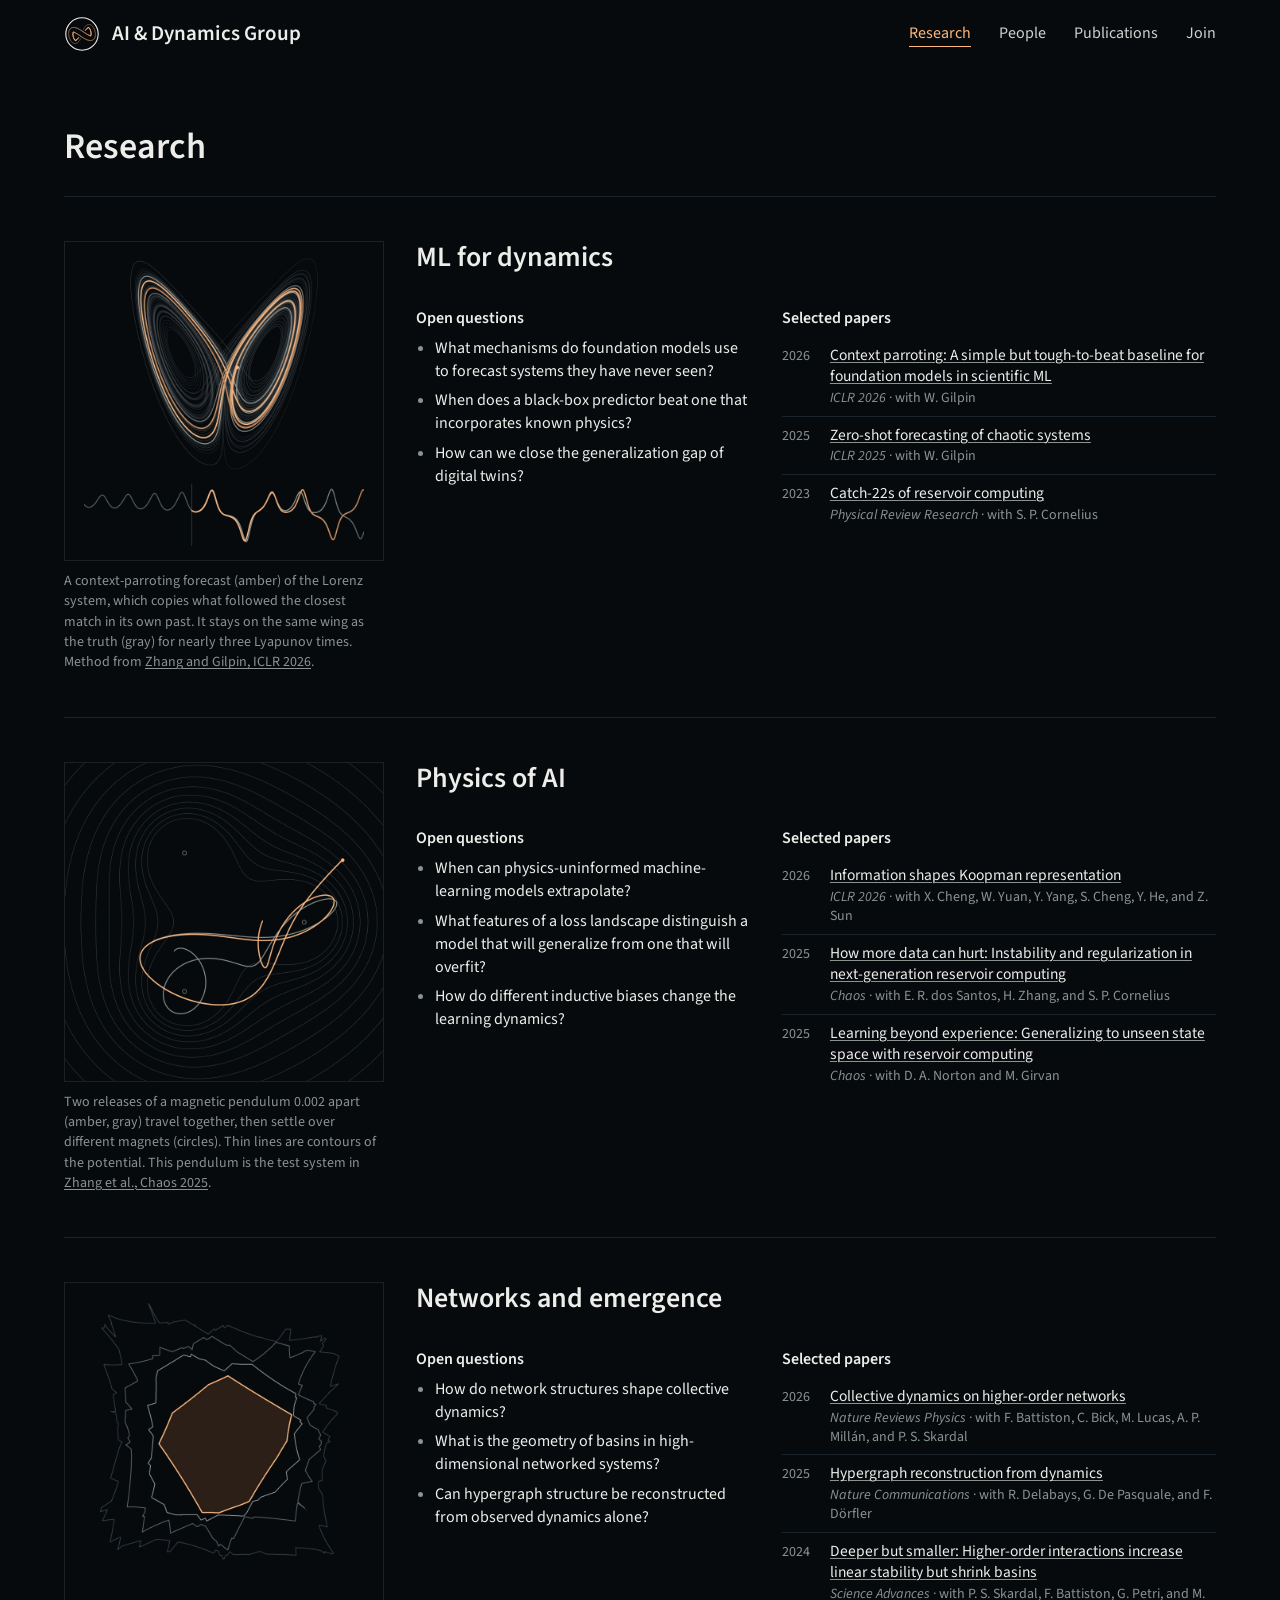
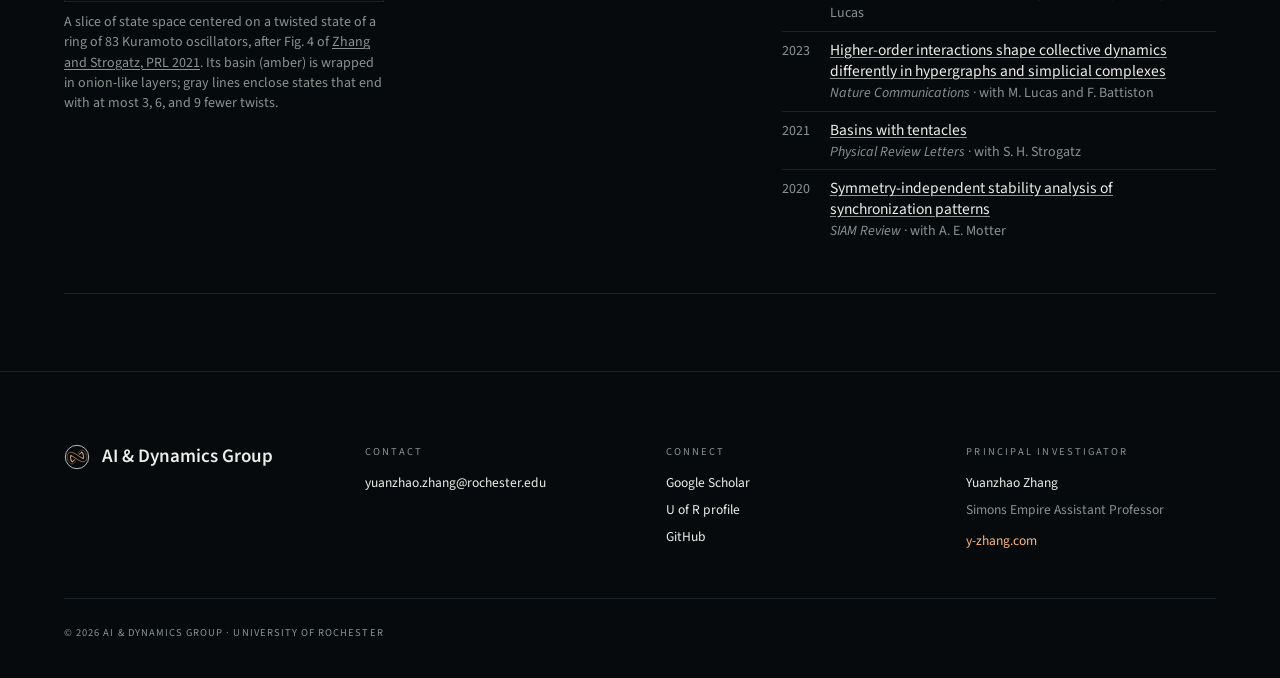
<file: research.html>
<!DOCTYPE html>
<html lang="en">
<head>
  <meta charset="UTF-8" />
  <meta name="viewport" content="width=device-width, initial-scale=1.0" />
  <title>Research · AI &amp; Dynamics Group</title>
  <meta name="description" content="Three research threads at the AI &amp; Dynamics Group — ML for dynamics, physics of AI, and networks &amp; emergence." />
  <meta property="og:type" content="website" />
  <meta property="og:site_name" content="AI &amp; Dynamics Group" />
  <meta property="og:title" content="Research · AI &amp; Dynamics Group" />
  <meta property="og:description" content="Three research threads at the AI &amp; Dynamics Group — ML for dynamics, physics of AI, and networks &amp; emergence." />
  <meta name="twitter:card" content="summary_large_image" />
  <meta property="og:image" content="https://lab.y-zhang.com/assets/og.png" />
  <meta property="og:image:width" content="1200" />
  <meta property="og:image:height" content="630" />
  <meta property="og:image:alt" content="AI &amp; Dynamics Group, Department of Physics and Astronomy, University of Rochester" />
  <meta name="twitter:image" content="https://lab.y-zhang.com/assets/og.png" />
  <meta name="twitter:title" content="Research · AI &amp; Dynamics Group" />
  <meta name="twitter:description" content="Three research threads at the AI &amp; Dynamics Group — ML for dynamics, physics of AI, and networks &amp; emergence." />
  <link rel="icon" href="/favicon.ico" sizes="48x48" />
  <link rel="icon" type="image/svg+xml" href="/assets/icon.svg" />
  <link rel="apple-touch-icon" href="/assets/apple-touch-icon.png" />
  <link rel="preconnect" href="https://fonts.googleapis.com" />
  <link rel="preconnect" href="https://fonts.gstatic.com" crossorigin />
  <link href="https://fonts.googleapis.com/css2?family=Source+Sans+3:ital,wght@0,400;0,600;1,400;1,600&display=swap" rel="stylesheet" />
  <link rel="stylesheet" href="styles.css" />
  <link rel="canonical" href="https://lab.y-zhang.com/research.html" />
  <meta property="og:url" content="https://lab.y-zhang.com/research.html" />
</head>
<body>
  <a class="skip-link" href="#main">Skip to content</a>
  <header class="site-nav">
    <a class="brand" href="/" aria-label="AI &amp; Dynamics Group home">
      <span data-logo-mark data-size="36"></span>
      <span data-wordmark data-size="1.05">AI &amp; Dynamics Group</span>
    </a>
    <nav class="links">
      <a class="active" aria-current="page" href="research.html">Research</a>
      <a href="people.html">People</a>
      <a href="publications.html">Publications</a>
      <!-- Hidden for now: <a href="news.html">News</a> -->
      <a href="join.html">Join</a>
    </nav>
    <button type="button" class="menu-toggle" aria-label="Menu" aria-controls="mobile-menu" aria-expanded="false">
      <span></span><span></span><span></span>
    </button>
    <div class="mobile-menu" id="mobile-menu">
      <a class="active" aria-current="page" href="research.html">Research</a>
      <a href="people.html">People</a>
      <a href="publications.html">Publications</a>
      <!-- Hidden for now: <a href="news.html">News</a> -->
      <a href="join.html">Join</a>
    </div>
  </header>

  <main id="main" tabindex="-1">
    <h1 class="page-title">Research</h1>
    <div class="research-rows">
      <article class="research-row" id="ml-for-dynamics">
        <figure class="figure">
          <div class="visual">
            <img src="assets/figures/ml-for-dynamics.webp" alt="A Lorenz butterfly in fine gray lines with an amber forecast and a gray true path looping together from a small amber dot; below, the x coordinate over time, where the amber forecast lies on the gray truth for several swings before they split." width="800" height="800" fetchpriority="high" decoding="async" />
          </div>
          <figcaption>A context-parroting forecast (amber) of the Lorenz system, which copies what followed the closest match in its own past. It stays on the same wing as the truth (gray) for nearly three Lyapunov times. Method from <a href="publications.html#context-parroting-a-simple-but-tough-to-beat">Zhang and Gilpin, ICLR 2026</a>.</figcaption>
        </figure>
        <h2>ML for dynamics</h2>
        <div class="sidecol">
          <div>
            <h3 class="col-label">Open questions</h3>
            <ul class="questions">
              <li>What mechanisms do foundation models use to forecast systems they have never seen?</li>
              <li>When does a black-box predictor beat one that incorporates known physics?</li>
              <li>How can we close the generalization gap of digital twins?</li>
            </ul>
          </div>
          <div>
            <h3 class="col-label">Selected papers</h3>
            <ul class="papers">
              <li><span class="year">2026</span><a href="publications.html#context-parroting-a-simple-but-tough-to-beat">Context parroting: A simple but tough-to-beat baseline for foundation models in scientific ML<div class="venue"><i>ICLR 2026</i> · with W. Gilpin</div></a></li>
              <li><span class="year">2025</span><a href="publications.html#zero-shot-forecasting-of-chaotic-systems">Zero-shot forecasting of chaotic systems<div class="venue"><i>ICLR 2025</i> · with W. Gilpin</div></a></li>
              <li><span class="year">2023</span><a href="publications.html#catch-22s-of-reservoir-computing">Catch-22s of reservoir computing<div class="venue"><i>Physical Review Research</i> · with S. P. Cornelius</div></a></li>
            </ul>
          </div>
        </div>
      </article>

      <article class="research-row" id="physics-of-ai">
        <figure class="figure">
          <div class="visual">
            <img src="assets/figures/physics-of-ai.webp" alt="Thin gray contour lines of a three-well potential; two paths start from the same point at upper right, travel together, then split: the amber path settles over the right magnet and the gray one over the lower-left magnet (small circles)." width="800" height="800" loading="lazy" decoding="async" />
          </div>
          <figcaption>Two releases of a magnetic pendulum 0.002 apart (amber, gray) travel together, then settle over different magnets (circles). Thin lines are contours of the potential. This pendulum is the test system in <a href="publications.html#how-more-data-can-hurt-instability-and-regularization">Zhang et al., Chaos 2025</a>.</figcaption>
        </figure>
        <h2>Physics of AI</h2>
        <div class="sidecol">
          <div>
            <h3 class="col-label">Open questions</h3>
            <ul class="questions">
              <li>When can physics-uninformed machine-learning models extrapolate?</li>
              <li>What features of a loss landscape distinguish a model that will generalize from one that will overfit?</li>
              <li>How do different inductive biases change the learning dynamics?</li>
            </ul>
          </div>
          <div>
            <h3 class="col-label">Selected papers</h3>
            <ul class="papers">
              <li><span class="year">2026</span><a href="publications.html#information-shapes-koopman-representation">Information shapes Koopman representation<div class="venue"><i>ICLR 2026</i> · with X. Cheng, W. Yuan, Y. Yang, S. Cheng, Y. He, and Z. Sun</div></a></li>
              <li><span class="year">2025</span><a href="publications.html#how-more-data-can-hurt-instability-and-regularization">How more data can hurt: Instability and regularization in next-generation reservoir computing<div class="venue"><i>Chaos</i> · with E. R. dos Santos, H. Zhang, and S. P. Cornelius</div></a></li>
              <li><span class="year">2025</span><a href="publications.html#learning-beyond-experience-generalizing-to-unseen-state-space">Learning beyond experience: Generalizing to unseen state space with reservoir computing<div class="venue"><i>Chaos</i> · with D. A. Norton and M. Girvan</div></a></li>
            </ul>
          </div>
        </div>
      </article>

      <article class="research-row" id="networks-emergence">
        <figure class="figure">
          <div class="visual">
            <img src="assets/figures/networks-emergence.webp" alt="Jagged gray outlines nested around an amber-outlined polygon: the basin of one twisted state of a ring of oscillators, wrapped in onion-like layers of competing basins." width="800" height="800" loading="lazy" decoding="async" />
          </div>
          <figcaption>A slice of state space centered on a twisted state of a ring of 83 Kuramoto oscillators, after Fig. 4 of <a href="publications.html#basins-with-tentacles">Zhang and Strogatz, PRL 2021</a>. Its basin (amber) is wrapped in onion-like layers; gray lines enclose states that end with at most 3, 6, and 9 fewer twists.</figcaption>
        </figure>
        <h2>Networks and emergence</h2>
        <div class="sidecol">
          <div>
            <h3 class="col-label">Open questions</h3>
            <ul class="questions">
              <li>How do network structures shape collective dynamics?</li>
              <li>What is the geometry of basins in high-dimensional networked systems?</li>
              <li>Can hypergraph structure be reconstructed from observed dynamics alone?</li>
            </ul>
          </div>
          <div>
            <h3 class="col-label">Selected papers</h3>
            <ul class="papers">
              <li><span class="year">2026</span><a href="publications.html#collective-dynamics-on-higher-order-networks">Collective dynamics on higher-order networks<div class="venue"><i>Nature Reviews Physics</i> · with F. Battiston, C. Bick, M. Lucas, A. P. Millán, and P. S. Skardal</div></a></li>
              <li><span class="year">2025</span><a href="publications.html#hypergraph-reconstruction-from-dynamics">Hypergraph reconstruction from dynamics<div class="venue"><i>Nature Communications</i> · with R. Delabays, G. De Pasquale, and F. Dörfler</div></a></li>
              <li><span class="year">2024</span><a href="publications.html#deeper-but-smaller-higher-order-interactions-increase-linear">Deeper but smaller: Higher-order interactions increase linear stability but shrink basins<div class="venue"><i>Science Advances</i> · with P. S. Skardal, F. Battiston, G. Petri, and M. Lucas</div></a></li>
              <li><span class="year">2023</span><a href="publications.html#higher-order-interactions-shape-collective-dynamics-differently-in">Higher-order interactions shape collective dynamics differently in hypergraphs and simplicial complexes<div class="venue"><i>Nature Communications</i> · with M. Lucas and F. Battiston</div></a></li>
              <li><span class="year">2021</span><a href="publications.html#basins-with-tentacles">Basins with tentacles<div class="venue"><i>Physical Review Letters</i> · with S. H. Strogatz</div></a></li>
              <li><span class="year">2020</span><a href="publications.html#symmetry-independent-stability-analysis-of-synchronization-patterns">Symmetry-independent stability analysis of synchronization patterns<div class="venue"><i>SIAM Review</i> · with A. E. Motter</div></a></li>
            </ul>
          </div>
        </div>
      </article>
    </div>
  </main>

  <footer class="site-footer">
    <div class="footer-grid">
      <div class="footer-col">
        <div class="brand-row" role="img" aria-label="AI &amp; Dynamics Group">
          <span data-logo-mark data-size="26"></span>
          <span data-wordmark data-size="0.95">AI &amp; Dynamics Group</span>
        </div>
      </div>
      <div class="footer-col">
        <div class="head">Contact</div>
        <div class="list">
          <a href="mailto:yuanzhao.zhang@rochester.edu">yuanzhao.zhang@rochester.edu</a>
        </div>
      </div>
      <div class="footer-col">
        <div class="head">Connect</div>
        <div class="list">
          <a href="https://scholar.google.com/citations?user=xueImSMAAAAJ">Google Scholar</a>
          <a href="https://www.pas.rochester.edu/people/faculty/zhang-yuanzhao/index.html">U of R profile</a>
          <a href="https://github.com/y-z-zhang">GitHub</a>
        </div>
      </div>
      <div class="footer-col">
        <div class="head">Principal Investigator</div>
        <div class="list">
          <span style="color: var(--ink)">Yuanzhao Zhang</span>
          <span>Simons Empire Assistant Professor</span>
          <a class="accent" href="https://y-zhang.com">y-zhang.com</a>
        </div>
      </div>
    </div>
    <div class="footer-copy">© 2026 AI &amp; Dynamics Group · University of Rochester</div>
  </footer>

  <script src="js/logo.js"></script>
  <script src="js/site.js"></script>
  <script data-goatcounter="https://aidlab.goatcounter.com/count"
          async src="https://gc.zgo.at/count.js"></script>
</body>
</html>
</file>
<file: styles.css>
/* AI & Dynamics Group — design tokens */
:root {
  color-scheme: dark;
  --bg: #070A0D;
  --card-border: rgba(255, 255, 255, 0.09);
  --surface: #0E141A;
  --surface2: #11181E;
  --ink: #EDEEEA;
  --ink-dim: #8A938F;
  --ink-soft: #B8BCB6;
  --rule: #1B232B;
  --accent: #FFB67A;
  /* One accent; accent2/3 stay as aliases for the hidden News page. */
  --accent2: var(--accent);
  --accent3: var(--accent);
  /* One type family; --serif and --mono alias it so every rule resolves. */
  --sans: "Source Sans 3", system-ui, sans-serif;
  --serif: var(--sans);
  --mono: var(--sans);
}

* { box-sizing: border-box; }

html, body {
  margin: 0;
  padding: 0;
  background: var(--bg);
  color: var(--ink);
}

html {
  scroll-padding-top: 90px;
}

/* Animate in-page scrolls and transitions only for users who have not
   asked for reduced motion (the canvas animation opts out in JS). */
@media (prefers-reduced-motion: no-preference) {
  html { scroll-behavior: smooth; }
}

@media (prefers-reduced-motion: reduce) {
  *, *::before, *::after {
    transition-duration: 0.01ms !important;
    animation-duration: 0.01ms !important;
  }
}

body {
  font-family: var(--sans);
  -webkit-font-smoothing: antialiased;
  min-height: 100vh;
  display: flex;
  flex-direction: column;
}

a { color: inherit; }

/* Links in running text are underlined; nav and footer lists are not. */
main a {
  text-decoration: underline;
  text-decoration-thickness: 1px;
  text-underline-offset: 2px;
  text-decoration-color: var(--ink-dim);
}

main a:hover { text-decoration-color: currentColor; }

main { flex: 1; }

/* Skip-to-content link: visually hidden until focused via keyboard. */
.skip-link {
  position: absolute;
  left: -9999px;
  top: 0;
  z-index: 100;
  font-family: var(--sans);
  font-size: 14px;
  color: var(--bg);
  background: var(--accent);
  padding: 10px 18px;
  text-decoration: none;
}

.skip-link:focus {
  left: 12px;
  top: 12px;
}

/* ============================================================
   NAV
============================================================ */

.site-nav {
  padding: 16px clamp(20px, 5vw, 64px);
  display: flex;
  align-items: center;
  gap: 14px;
  font-family: var(--sans);
  font-size: 16px;
  position: sticky;
  top: 0;
  z-index: 20;
  background: var(--bg);
  border-bottom: 1px solid transparent;
  transition: border-color 0.2s;
}

.site-nav.scrolled { border-bottom-color: var(--rule); }

.site-nav .brand {
  display: flex;
  align-items: center;
  gap: 12px;
  text-decoration: none;
}

.site-nav .links {
  margin-left: auto;
  display: flex;
  gap: 28px;
}

.site-nav .links a {
  color: var(--ink);
  text-decoration: none;
  opacity: 0.88;
  border-bottom: 1px solid transparent;
  padding-bottom: 2px;
}

.site-nav .links a.active {
  color: var(--accent);
  opacity: 1;
  border-bottom-color: var(--accent);
}

.site-nav .menu-toggle {
  margin-left: auto;
  display: none;
  flex-direction: column;
  gap: 4px;
  background: transparent;
  border: 0;
  padding: 8px;
  cursor: pointer;
}

.site-nav .menu-toggle span {
  width: 22px;
  height: 1.5px;
  background: var(--ink);
}

.mobile-menu {
  display: none;
  position: absolute;
  top: 100%;
  left: 0;
  right: 0;
  background: var(--surface);
  border-top: 1px solid var(--rule);
  padding: 16px 20px 20px;
  flex-direction: column;
  gap: 14px;
  z-index: 12;
}

.mobile-menu.open { display: flex; }

.mobile-menu a {
  color: var(--ink);
  text-decoration: none;
  font-size: 16px;
  padding: 8px 0;
  border-bottom: 1px solid var(--rule);
}

.mobile-menu a.active {
  color: var(--accent);
  text-decoration: underline;
  text-underline-offset: 4px;
}

@media (max-width: 720px) {
  .site-nav .links { display: none; }
  .site-nav .menu-toggle { display: flex; }
}

/* ============================================================
   WORDMARK + LOGO
   Markup and styles are injected by js/logo.js (intentionally
   inline and self-contained) — no CSS lives here.
============================================================ */

/* ============================================================
   PAGE HEADER
============================================================ */

.page-header {
  padding: clamp(32px, 4.5vw, 56px) clamp(20px, 5vw, 64px) clamp(28px, 4vw, 48px);
}


/* Small section heading (People). Ordinary type, not an uppercase eyebrow. */
.kicker {
  font-family: var(--sans);
  font-size: 17px;
  font-weight: 600;
  color: var(--ink-soft);
  margin: 0 0 24px;
}

/* Visible title on inner pages. */
.page-title {
  font-family: var(--sans);
  font-weight: 600;
  font-size: clamp(28px, 3vw, 36px);
  line-height: 1.2;
  color: var(--ink);
  margin: 0;
  padding: clamp(32px, 4.5vw, 56px) clamp(20px, 5vw, 64px) 0;
}

/* The section after a page title needs less top space. */
main > .page-title + * { padding-top: clamp(20px, 2.5vw, 28px); }

.page-header .page-title { padding: 0; margin: 0 0 16px; }

.page-header .subtitle {
  font-family: var(--sans);
  font-size: clamp(17px, 1.5vw, 19px);
  line-height: 1.55;
  color: var(--ink-soft);
  margin: 0;
  max-width: 720px;
}

/* ============================================================
   HOME HERO
============================================================ */

.hero {
  position: relative;
  overflow: hidden;
  height: clamp(600px, 62vw, 820px);
}

.hero canvas { position: absolute; inset: 0; }

.hero .vignette,
.hero .topbottom {
  position: absolute; inset: 0; pointer-events: none;
}

.hero .vignette {
  background: radial-gradient(ellipse 70% 60% at 30% 55%, transparent 0%, color-mix(in srgb, var(--bg) 75%, transparent) 75%);
}

.hero .topbottom {
  background: linear-gradient(180deg, color-mix(in srgb, var(--bg) 87%, transparent) 0%, transparent 18%, transparent 70%, var(--bg) 100%);
}

.hero .content {
  position: absolute;
  left: clamp(20px, 5vw, 64px);
  right: clamp(20px, 5vw, 64px);
  top: 50%;
  transform: translateY(-46%);
}

.hero h1 {
  font-family: var(--sans);
  font-weight: 600;
  font-size: clamp(36px, 6vw, 76px);
  line-height: 1.05;
  letter-spacing: -0.01em;
  color: var(--ink);
  margin: 0;
  max-width: 1080px;
  text-wrap: balance;
}

/* Plain typographic emphasis: same face and colour as the line. */
.hero h1 i { font-style: italic; }

.hero p {
  font-family: var(--sans);
  font-size: clamp(17px, 1.5vw, 20px);
  line-height: 1.55;
  color: var(--ink-soft);
  margin: 24px 0 0;
  max-width: 620px;
}

@media (max-width: 720px) {
  .hero { height: 600px; }
}

/* ============================================================
   HOME RESEARCH GRID
============================================================ */

.home-research {
  padding: clamp(60px, 10vw, 110px) clamp(20px, 5vw, 64px) clamp(50px, 8vw, 90px);
  background: var(--bg);
}

.home-research .section-head {
  display: flex;
  align-items: baseline;
  margin-bottom: 32px;
}

.home-research .section-head h2 {
  margin: 0;
  font-family: var(--sans);
  font-weight: 600;
  font-size: clamp(24px, 2.6vw, 30px);
  color: var(--ink);
}

.home-research .section-head .more {
  margin-left: auto;
  font-family: var(--sans);
  font-size: 16px;
  color: var(--ink-soft);
}

.theme-grid {
  display: grid;
  grid-template-columns: repeat(auto-fit, minmax(min(300px, 100%), 1fr));
  gap: clamp(28px, 3vw, 40px);
}

.theme-card {
  text-decoration: none;
  color: inherit;
  display: block;
}

/* Figure frame on each home theme card. */
.theme-card .visual {
  position: relative;
  aspect-ratio: 1 / 1;
  overflow: hidden;
  border: 1px solid var(--card-border);
}

/* A figure from one of our papers fills its square frame (home cards and
   research rows). */
.visual img {
  position: absolute;
  inset: 0;
  width: 100%;
  height: 100%;
  object-fit: cover;
  display: block;
}

.theme-card .body {
  padding: 20px 0 0;
}

.theme-card .body h3 {
  font-family: var(--sans);
  font-weight: 600;
  font-size: clamp(21px, 1.8vw, 26px);
  line-height: 1.2;
  color: var(--ink);
  margin: 0;
}

/* Caption and credit links brighten on hover (their text is dim). */
.theme-item .fig-credit a:hover,
.research-row .figure figcaption a:hover { color: var(--ink-soft); }

/* Source of the figure, under each home card (outside the card link). */
.theme-item .fig-credit {
  font-family: var(--sans);
  font-size: 14px;
  line-height: 1.45;
  color: var(--ink-dim);
  margin: 6px 0 0;
}

/* Cards are links: underline the title on hover and keyboard focus. */
.theme-card:hover .body h3,
.theme-card:focus-visible .body h3 {
  text-decoration: underline;
  text-decoration-thickness: 1px;
  text-underline-offset: 4px;
}

/* ============================================================
   RESEARCH PAGE
============================================================ */

.research-rows { padding: clamp(36px, 4.5vw, 56px) clamp(20px, 5vw, 64px) clamp(48px, 6vw, 80px); }

.research-row {
  padding-top: clamp(28px, 4vw, 44px);
  padding-bottom: clamp(28px, 4vw, 44px);
  border-top: 1px solid var(--rule);
  display: grid;
  grid-template-columns: minmax(220px, 320px) minmax(0, 1fr);
  /* The figure spans both rows; 1fr gives its extra height to the second row,
     so the heading sits directly above the side column. */
  grid-template-rows: auto 1fr;
  gap: clamp(20px, 2.5vw, 36px);
  align-items: start;
}

.research-row:last-child { border-bottom: 1px solid var(--rule); }

.research-row .figure {
  grid-row: span 2;
  margin: 0;
}

.research-row .visual {
  aspect-ratio: 1 / 1;
  border: 1px solid var(--card-border);
  position: relative;
  overflow: hidden;
}

.research-row .figure figcaption {
  font-family: var(--sans);
  font-size: 14px;
  line-height: 1.45;
  color: var(--ink-dim);
  margin-top: 10px;
}

.research-row h2 {
  font-family: var(--sans);
  font-weight: 600;
  font-size: clamp(22px, 2.2vw, 28px);
  line-height: 1.2;
  color: var(--ink);
  margin: 0;
}

.research-row .sidecol {
  display: grid;
  grid-template-columns: 1fr 1.3fr;
  gap: clamp(20px, 2.5vw, 36px);
}

.research-row .col-label {
  font-family: var(--sans);
  font-size: 16px;
  font-weight: 600;
  color: var(--ink);
  margin: 0 0 8px;
}

.research-row .questions {
  list-style: disc;
  padding: 0 0 0 1.2em;
  margin: 0;
}

.research-row .questions li {
  font-family: var(--sans);
  font-size: 16px;
  line-height: 1.45;
  color: var(--ink);
  margin: 0 0 6px;
}

.research-row .questions li::marker { color: var(--ink-dim); }

.research-row .papers {
  list-style: none;
  padding: 0;
  margin: 0;
}

.research-row .papers li {
  padding: 8px 0;
  display: grid;
  grid-template-columns: 40px 1fr;
  gap: 8px;
  align-items: baseline;
}

.research-row .papers li + li { border-top: 1px solid var(--rule); }

.research-row .papers .year {
  font-family: var(--sans);
  font-size: 14px;
  color: var(--ink-dim);
}

.research-row .papers a {
  font-family: var(--sans);
  font-size: 15.5px;
  color: var(--ink);
  line-height: 1.35;
}

/* inline-block keeps the link underline off the venue line. */
.research-row .papers .venue {
  display: inline-block;
  width: 100%;
  font-family: var(--sans);
  font-size: 14px;
  color: var(--ink-dim);
  margin-top: 2px;
}

@media (max-width: 900px) {
  .research-row { grid-template-columns: 1fr; grid-template-rows: none; }
  .research-row .figure { grid-row: auto; max-width: 420px; }
  .research-row .sidecol { grid-template-columns: 1fr; }
}

/* ============================================================
   PEOPLE PAGE
============================================================ */

.people-section { padding: clamp(36px, 4.5vw, 56px) clamp(20px, 5vw, 64px) clamp(60px, 8vw, 100px); }

.pi-card {
  display: grid;
  grid-template-columns: minmax(0, 320px) minmax(0, 62ch);
  gap: clamp(28px, 4vw, 48px);
  align-items: start;
}

@media (max-width: 720px) {
  .pi-card { grid-template-columns: 1fr; }
}

.pi-card .portrait {
  aspect-ratio: 4 / 5;
  max-width: 360px;
  background: var(--surface2);
  position: relative;
  overflow: hidden;
}

.pi-card .portrait img {
  position: absolute;
  inset: 0;
  width: 100%;
  height: 100%;
  object-fit: cover;
  object-position: center 30%;
  display: block;
}

.pi-card h2 {
  font-family: var(--sans);
  font-weight: 600;
  font-size: clamp(26px, 2.8vw, 34px);
  line-height: 1.1;
  margin: 0;
}

.pi-card .pi-title {
  font-family: var(--sans);
  font-size: 17px;
  color: var(--ink-soft);
  margin-top: 8px;
}

.pi-card .bio {
  font-family: var(--sans);
  font-size: 17px;
  line-height: 1.6;
  color: var(--ink-soft);
  margin: 22px 0 0;
  max-width: 620px;
}

.pi-card .pi-links {
  display: flex;
  flex-wrap: wrap;
  gap: 20px;
  margin-top: 24px;
  font-family: var(--sans);
  font-size: 16px;
  color: var(--ink);
}


.members-block { margin-top: clamp(40px, 5vw, 56px); }

.member-card {
  padding: 18px 0 0;
  border-top: 1px solid var(--rule);
  max-width: 62ch;
}

.member-card h3 {
  font-family: var(--sans);
  font-weight: 600;
  font-size: clamp(20px, 2vw, 23px);
  line-height: 1.2;
  color: var(--ink);
  margin: 0;
}

.member-card .member-role {
  font-family: var(--sans);
  font-size: 16px;
  color: var(--ink-soft);
  margin-top: 6px;
}

.member-card p {
  font-family: var(--sans);
  font-size: 16.5px;
  line-height: 1.6;
  color: var(--ink-soft);
  margin: 12px 0 0;
}

/* ============================================================
   PUBLICATIONS PAGE
============================================================ */

.pubs-section { padding: clamp(36px, 4.5vw, 56px) clamp(20px, 5vw, 64px) clamp(60px, 8vw, 100px); }

/* Cap line length on wide displays; the filter row shares the cap. */
.pubs-year { max-width: 1040px; }

.pubs-filter {
  max-width: 1040px;
  display: flex;
  gap: 6px 20px;
  flex-wrap: wrap;
  margin-bottom: 32px;
}

/* Topic filter as a plain line of text buttons. */
.pubs-filter button {
  font-family: var(--sans);
  font-size: 16px;
  padding: 4px 0;
  background: none;
  color: var(--ink-dim);
  border: 0;
  border-bottom: 2px solid transparent;
  cursor: pointer;
}

.pubs-filter button:hover { color: var(--ink); }

.pubs-filter button.active {
  color: var(--ink);
  border-bottom-color: var(--accent);
}

.pubs-filter .count {
  margin-left: auto;
  font-family: var(--sans);
  font-size: 15px;
  color: var(--ink-dim);
  align-self: center;
}

.pubs-year {
  margin-bottom: 40px;
}

.pubs-year .row {
  display: grid;
  grid-template-columns: 90px 1fr;
  gap: 24px;
  align-items: baseline;
  padding: 14px 0;
  border-top: 1px solid var(--rule);
}

.pubs-year .year-label {
  margin: 0;
  font-family: var(--sans);
  font-weight: 600;
  font-size: 22px;
  color: var(--ink);
}

@media (max-width: 600px) {
  .pubs-year .row { grid-template-columns: 1fr; gap: 8px; }
}

.pub-entry {
  padding: 16px 0;
  display: grid;
  grid-template-columns: 1fr;
  gap: 6px;
  align-items: start;
}

.pub-entry + .pub-entry { border-top: 1px solid var(--rule); }
.pub-entry[data-visible="0"] { display: none; }

.pub-entry h3 {
  font-family: var(--sans);
  font-weight: 600;
  font-size: 18px;
  line-height: 1.35;
  color: var(--ink);
  margin: 0;
}

.pub-entry .authors {
  font-family: var(--sans);
  font-size: 15px;
  color: var(--ink-dim);
  margin-top: 6px;
}

.pub-entry .authors strong {
  color: var(--ink);
  font-weight: 600;
}

.pub-entry .venue {
  font-family: var(--sans);
  font-style: italic;
  font-size: 15px;
  color: var(--ink-soft);
  margin-top: 2px;
}

/* PDF · arXiv · DOI as text links under each reference. */
.pub-entry .actions {
  display: flex;
  flex-wrap: wrap;
  align-items: baseline;
  justify-self: start;
}

.pub-link, .pub-link-ghost {
  font-family: var(--sans);
  font-size: 15px;
  color: var(--accent);
  text-decoration-color: var(--accent);
  text-decoration-color: color-mix(in srgb, var(--accent) 45%, transparent);
}

.pub-link:hover,
.pub-link-ghost:hover { text-decoration-color: currentColor; }

/* inline-block keeps the separator out of the neighbouring link's underline. */
.pub-entry .actions a + a::before {
  content: "·";
  display: inline-block;
  margin: 0 8px;
  color: var(--ink-dim);
}

/* ============================================================
   NEWS PAGE
============================================================ */

.news-by-year {
  padding: clamp(36px, 4.5vw, 56px) clamp(20px, 5vw, 64px) clamp(60px, 8vw, 100px);
  max-width: 1040px;
}

.news-year {
  display: grid;
  grid-template-columns: 90px 1fr;
  gap: 24px;
  align-items: baseline;
  padding: 14px 0;
  border-top: 1px solid var(--rule);
  margin-bottom: 40px;
}

.news-year .year-label {
  margin: 0;
  font-family: var(--sans);
  font-weight: 600;
  font-size: 22px;
  color: var(--ink);
}

.news-items {
  list-style: none;
  padding: 0;
  margin: 0;
}

.news-items li {
  padding: 18px 0;
  border-top: 1px solid var(--rule);
}

.news-items li:first-child { border-top: none; padding-top: 4px; }

.news-items .tag {
  display: inline-block;
  font-family: var(--mono);
  font-size: 10px;
  letter-spacing: 0.12em;
  text-transform: uppercase;
  padding: 2px 8px;
  border: 1px solid currentColor;
  border-radius: 3px;
  margin-bottom: 10px;
}

.news-items .tag.lab { color: var(--accent); }
.news-items .tag.paper { color: var(--accent2); }
.news-items .tag.talk { color: var(--accent3); }

.news-items .body {
  font-family: var(--sans);
  font-size: clamp(15px, 1.3vw, 17px);
  line-height: 1.55;
  color: var(--ink);
  margin: 0;
}

@media (max-width: 600px) {
  .news-year { grid-template-columns: 1fr; gap: 8px; }
}

/* ============================================================
   JOIN PAGE
============================================================ */

.join-section { padding: 0 clamp(20px, 5vw, 64px) clamp(40px, 6vw, 80px); }

.join-cards {
  display: grid;
  grid-template-columns: 1fr;
  gap: 28px;
  max-width: 68ch;
}

.join-card {
  padding: 18px 0 0;
  border-top: 1px solid var(--rule);
  display: flex;
  flex-direction: column;
  gap: 8px;
}

.join-card h2 {
  font-family: var(--sans);
  font-weight: 600;
  font-size: 20px;
  line-height: 1.25;
  color: var(--ink);
  margin: 0;
}

.join-card p {
  font-family: var(--sans);
  font-size: 16.5px;
  line-height: 1.6;
  color: var(--ink-soft);
  margin: 0;
}

/* Inline links inside recruiting copy and FAQ answers — distinguishable
   from body text (underlined, brighter), accent on hover. */
.join-card p a,
.faq-item .a a {
  color: var(--ink);
  text-decoration: underline;
  text-decoration-color: var(--ink-dim);
  text-underline-offset: 2px;
  transition: color 0.15s, text-decoration-color 0.15s;
}

.join-card p a:hover,
.faq-item .a a:hover {
  color: var(--accent);
  text-decoration-color: var(--accent);
}

.contact-strip {
  margin-top: 40px;
  padding: clamp(28px, 4vw, 44px);
  background: var(--surface);
  border: 1px solid var(--rule);
  display: grid;
  grid-template-columns: repeat(auto-fit, minmax(min(220px, 100%), 1fr));
  gap: 24px;
  align-items: center;
}

.contact-strip .line {
  font-family: var(--serif);
  font-size: clamp(22px, 2.6vw, 28px);
  font-style: italic;
  color: var(--ink);
  margin: 0;
}

.contact-strip .info {
  display: flex;
  flex-direction: column;
  gap: 8px;
  font-family: var(--mono);
  font-size: 14px;
  color: var(--ink);
}

.contact-strip .info a {
  color: var(--accent);
  text-decoration: none;
}

/* Notice above the join cards asking applicants to engage with the
   research before emailing. color-mix() lines fall back to the plain
   declarations before them in browsers without support. */
.email-note {
  width: fit-content;
  max-width: 100%;
  margin: 0 0 36px;
  padding: clamp(22px, 3vw, 32px) clamp(24px, 3.5vw, 40px);
  background: var(--surface);
  background: color-mix(in srgb, var(--accent) 8%, var(--surface));
  border: 1px solid var(--rule);
  border: 1px solid color-mix(in srgb, var(--accent) 35%, var(--rule));
  border-left: 3px solid var(--accent);
}

.email-note p {
  font-family: var(--sans);
  font-size: clamp(16px, 1.6vw, 20px);
  line-height: 1.6;
  color: var(--ink);
  max-width: 68ch;
  margin: 0;
}

.faq-block {
  margin-top: 80px;
  max-width: 920px;
}

.faq-block .label {
  font-family: var(--sans);
  font-size: 20px;
  font-weight: 600;
  color: var(--ink);
  margin: 0 0 18px;
}

.faq-item { border-top: 1px solid var(--rule); }
.faq-block .faq-item:last-of-type + .faq-end { border-top: 1px solid var(--rule); }

.faq-item button {
  width: 100%;
  text-align: left;
  background: transparent;
  border: 0;
  padding: 20px 0;
  cursor: pointer;
  display: grid;
  grid-template-columns: 1fr 24px;
  gap: 16px;
  align-items: center;
  color: var(--ink);
  font-family: var(--sans);
}

.faq-item .q {
  font-size: clamp(16px, 1.4vw, 19px);
  font-weight: 600;
}

.faq-item .plus {
  color: var(--accent);
  font-family: var(--mono);
  font-size: 18px;
  transition: transform 0.18s;
}

.faq-item.open .plus { transform: rotate(45deg); }

.faq-item .a {
  font-family: var(--sans);
  font-size: clamp(14px, 1.2vw, 16px);
  line-height: 1.65;
  color: var(--ink-soft);
  margin: 0 0 22px;
  max-width: 720px;
  display: none;
}

.faq-item.open .a { display: block; }

/* ============================================================
   FOOTER
============================================================ */

.site-footer {
  padding: clamp(48px, 6vw, 72px) clamp(20px, 5vw, 64px) clamp(28px, 3vw, 40px);
  border-top: 1px solid var(--rule);
  font-family: var(--sans);
}

.footer-grid {
  display: grid;
  grid-template-columns: repeat(auto-fit, minmax(220px, 1fr));
  gap: clamp(28px, 4vw, 56px);
  align-items: start;
  margin-bottom: clamp(32px, 4vw, 48px);
}

.footer-col .head {
  font-family: var(--mono);
  font-size: 10.5px;
  color: var(--ink-dim);
  letter-spacing: 0.2em;
  text-transform: uppercase;
  margin-bottom: 14px;
}

.footer-col p {
  font-family: var(--sans);
  font-size: 13.5px;
  line-height: 1.55;
  color: var(--ink-dim);
  margin: 0;
  max-width: 280px;
}

.footer-col .brand-row {
  display: flex;
  align-items: center;
  gap: 12px;
  margin-bottom: 14px;
}

.footer-col .list {
  display: flex;
  flex-direction: column;
  gap: 8px;
  font-size: 13.5px;
  color: var(--ink);
}

.footer-col .list a {
  color: var(--ink);
  text-decoration: none;
  transition: color 0.15s;
}

.footer-col .list a:hover { color: var(--accent); }

.footer-col .list span { color: var(--ink-dim); }

.footer-col .list .accent {
  color: var(--accent);
  margin-top: 4px;
}

.footer-copy {
  padding-top: clamp(20px, 2vw, 28px);
  border-top: 1px solid var(--rule);
  font-family: var(--mono);
  font-size: 10.5px;
  color: var(--ink-dim);
  letter-spacing: 0.1em;
  text-transform: uppercase;
}

/* ============================================================
   FOCUS
============================================================ */

a:focus-visible {
  outline: 2px solid var(--accent);
  outline-offset: 3px;
  border-radius: 2px;
}

button:focus-visible {
  outline: 2px solid var(--accent);
  outline-offset: 2px;
}

/* ============================================================
   PRINT
   Dark palette flips to ink-on-paper via the custom properties;
   chrome (nav, footer, filters, animation) is stripped; every
   publication prints regardless of the active filter.
============================================================ */

@media print {
  :root {
    --bg: #ffffff;
    --surface: #ffffff;
    --surface2: #ffffff;
    --ink: #000000;
    --ink-dim: #444444;
    --ink-soft: #222222;
    --rule: #bbbbbb;
    --accent: #000000;
    --accent2: #000000;
    --accent3: #000000;
  }

  .site-nav,
  .site-footer,
  .skip-link,
  .menu-toggle,
  .mobile-menu,
  .pubs-filter,
  [data-flow-field],
  .hero .vignette,
  .hero .topbottom {
    display: none !important;
  }

  /* Print the full publication list, overriding any active filter
     (stylesheet !important beats the inline display set by JS). */
  .pub-entry { display: grid !important; }
  .pubs-year { display: grid !important; }

  /* Avoid splitting an entry across pages. */
  .pub-entry, .news-items li, .research-row, .faq-item {
    break-inside: avoid;
  }

  .hero { height: auto; padding: 24pt 0; }
  .hero .content { position: static; transform: none; }

  a, main a { text-decoration: none; color: #000; }

  /* A printed reference list is useless without the references — expose
     each link's URL. Only absolute ones: a relative PDF path would print
     as "assets/papers/x.pdf", which nobody can type into a browser. */
  .pub-entry .actions a[href^="http"]::after {
    content: " " attr(href);
    font-family: var(--mono);
    font-size: 8pt;
    letter-spacing: 0;
    word-break: break-all;
  }
}
</file>
